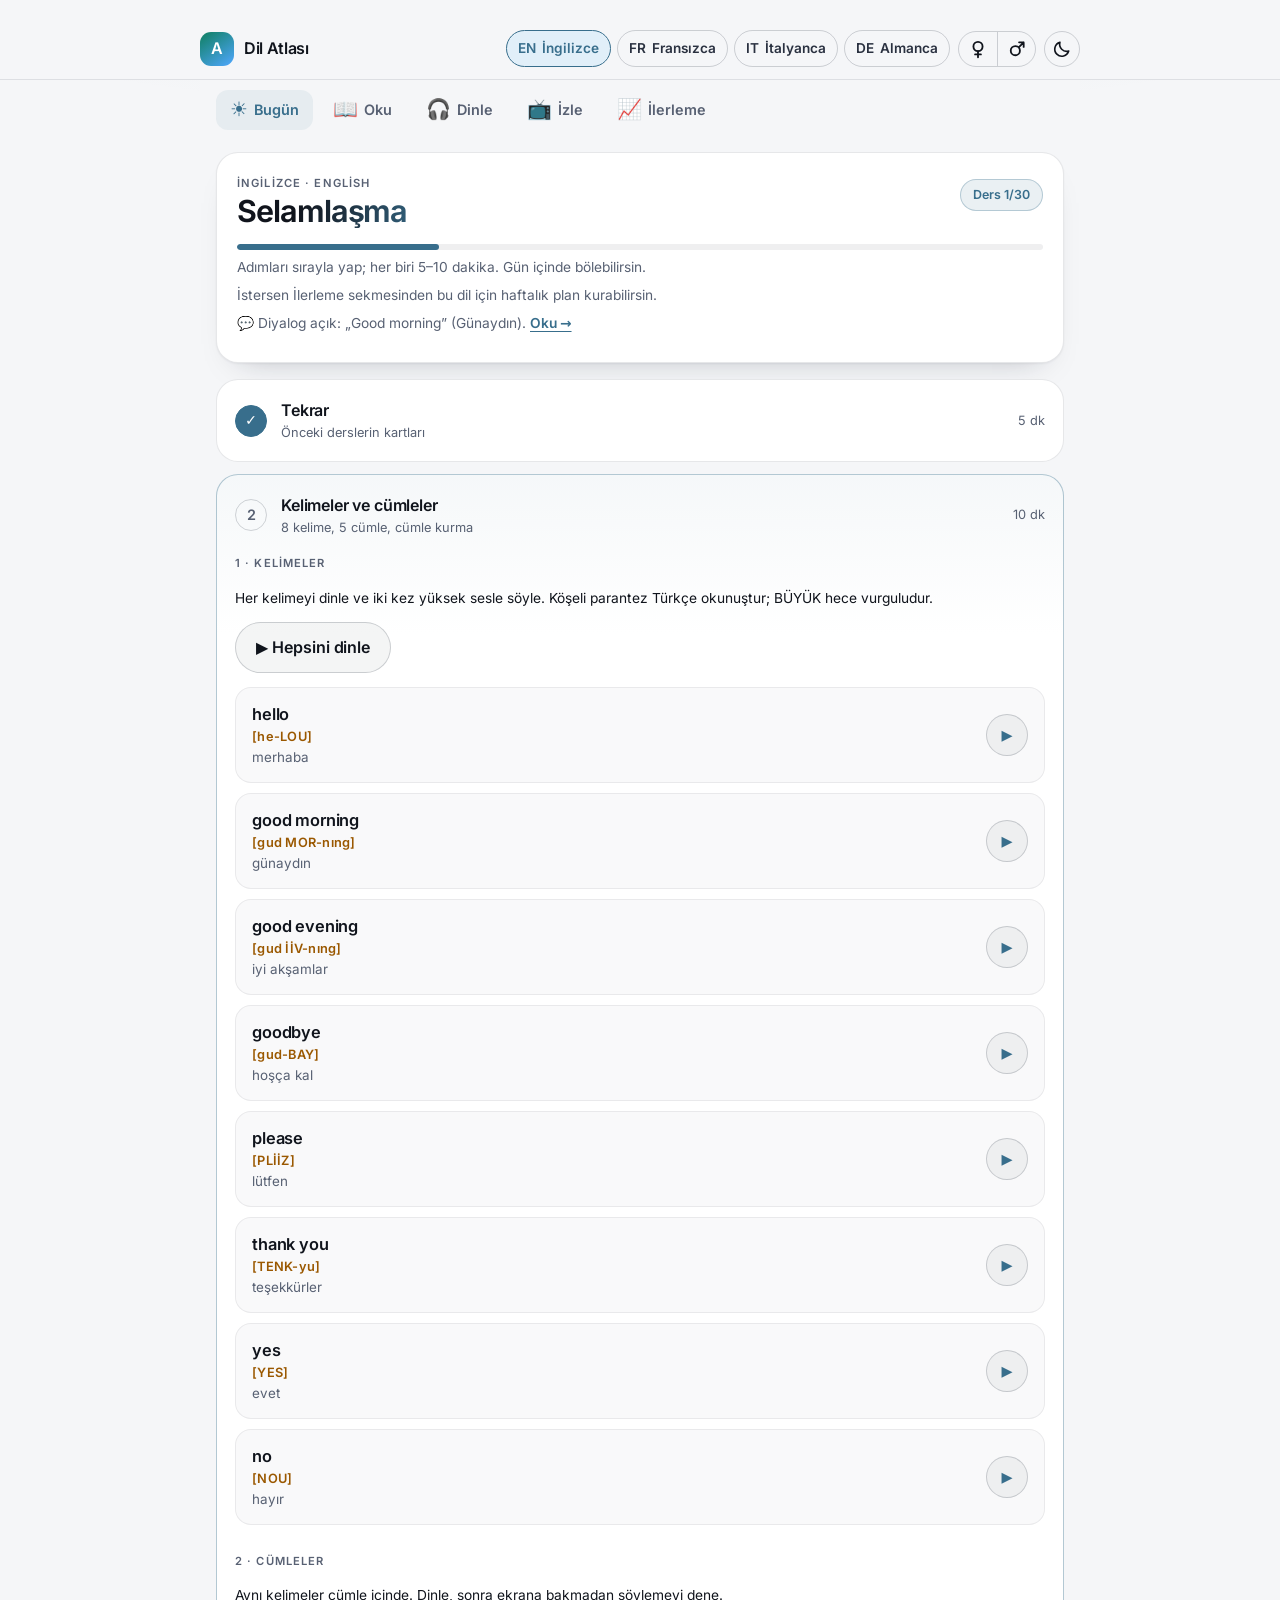
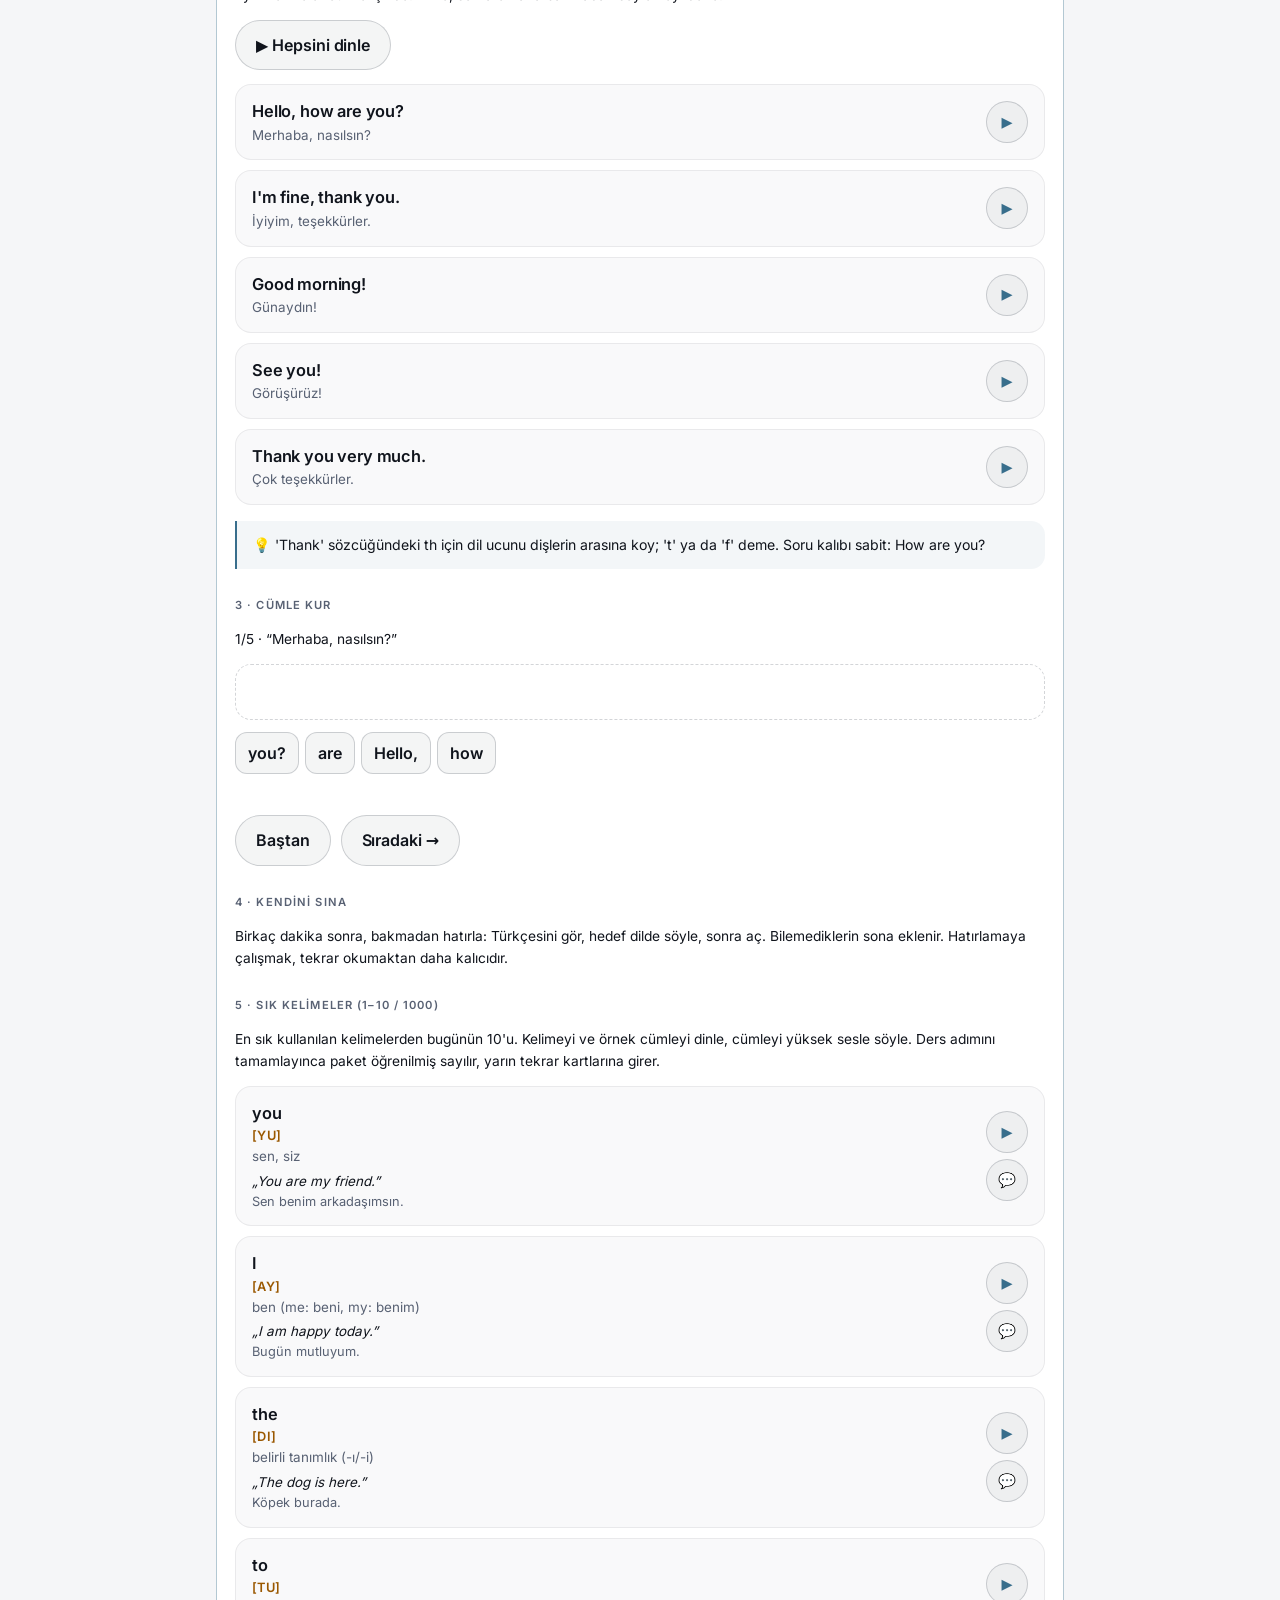
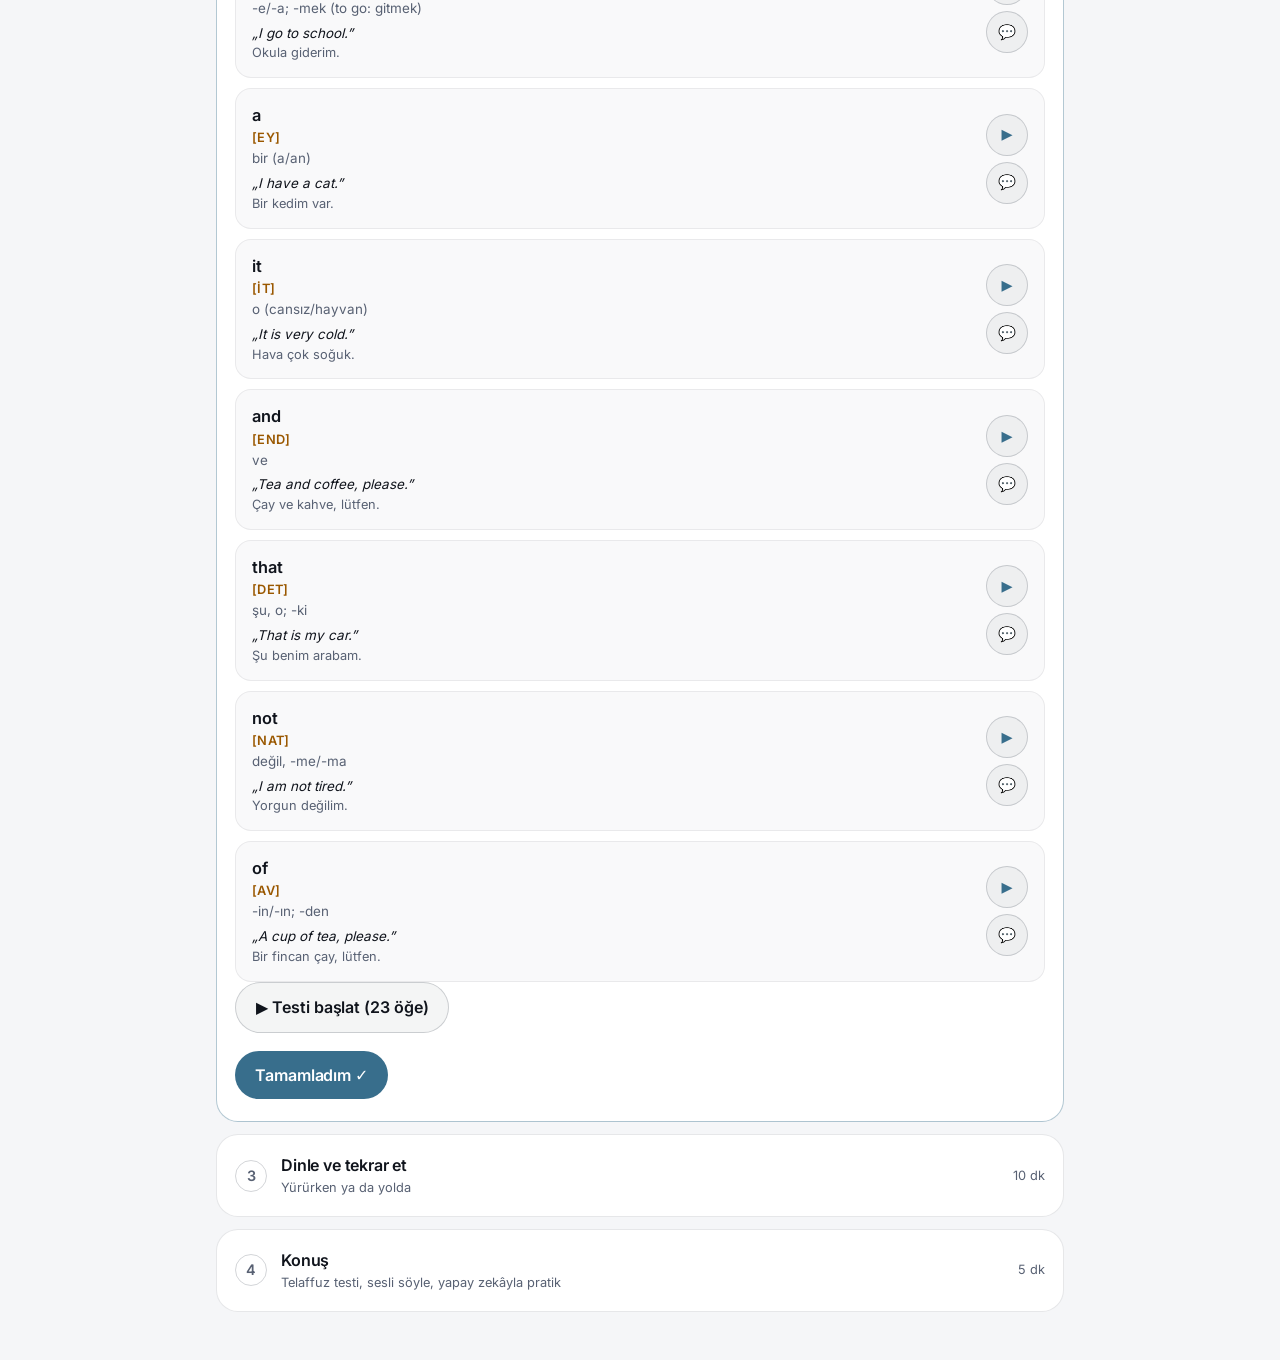
<file: index.html>
<!doctype html>
<html lang="tr">
<head>
  <meta charset="utf-8">
  <meta name="viewport" content="width=device-width,initial-scale=1,viewport-fit=cover">
  <meta name="theme-color" content="#0a0d13">
  <meta http-equiv="Content-Security-Policy" content="default-src 'self'; script-src 'self'; style-src 'self'; img-src 'self' data:; media-src 'self' blob:; connect-src 'self'; manifest-src 'self'; worker-src 'self'; object-src 'none'; base-uri 'none'; form-action 'none'">
  <meta name="description" content="İngilizce, Fransızca, İtalyanca ve Almanca için ücretsiz kişisel öğrenme merkezi.">
  <meta name="apple-mobile-web-app-capable" content="yes">
  <meta name="apple-mobile-web-app-status-bar-style" content="black-translucent">
  <meta name="apple-mobile-web-app-title" content="Dil Atlası">
  <title>Dil Atlası</title>
  <link rel="manifest" href="./manifest.webmanifest">
  <link rel="apple-touch-icon" href="./icons/icon-192.png">
  <link rel="icon" type="image/svg+xml" href="./icons/icon.svg">
  <link rel="stylesheet" href="./styles.css?v=v33">
  <script src="./theme.js?v=v33"></script>
</head>
<body>
  <header class="top">
    <div class="top-inner">
      <div class="brand"><div class="mark" aria-hidden="true">A</div><span class="name">Dil Atlası</span></div>
      <div class="top-right">
        <nav class="langs" id="langs" aria-label="Dil seçimi"></nav>
        <div class="gender" id="genderToggle" role="group" aria-label="Seslendirme sesi"><button type="button" data-g="f" aria-pressed="false" aria-label="Kadın ses" title="Kadın ses"><svg viewBox="0 0 24 24" width="20" height="20" aria-hidden="true" focusable="false"><circle cx="12" cy="9" r="5.5" fill="none" stroke="currentColor" stroke-width="2.2"/><path d="M12 14.5V22M8.5 18.5h7" fill="none" stroke="currentColor" stroke-width="2.2" stroke-linecap="round"/></svg></button><button type="button" data-g="m" aria-pressed="false" aria-label="Erkek ses" title="Erkek ses"><svg viewBox="0 0 24 24" width="20" height="20" aria-hidden="true" focusable="false"><circle cx="10" cy="14" r="5.5" fill="none" stroke="currentColor" stroke-width="2.2"/><path d="M14 10l6-6M14.5 4H20v5.5" fill="none" stroke="currentColor" stroke-width="2.2" stroke-linecap="round" stroke-linejoin="round"/></svg></button></div>
        <button type="button" class="theme-toggle" id="themeToggle" aria-label="Temayı değiştir" title="Açık/koyu tema"><svg class="sun" viewBox="0 0 24 24" width="20" height="20" aria-hidden="true" focusable="false"><circle cx="12" cy="12" r="4.5" fill="none" stroke="currentColor" stroke-width="2"/><path d="M12 2.5v2.5M12 19v2.5M2.5 12H5M19 12h2.5M5.3 5.3l1.8 1.8M16.9 16.9l1.8 1.8M5.3 18.7l1.8-1.8M16.9 7.1l1.8-1.8" fill="none" stroke="currentColor" stroke-width="2" stroke-linecap="round"/></svg><svg class="moon" viewBox="0 0 24 24" width="20" height="20" aria-hidden="true" focusable="false"><path d="M20 14.5A8.5 8.5 0 0 1 9.5 4a8.5 8.5 0 1 0 10.5 10.5z" fill="none" stroke="currentColor" stroke-width="2" stroke-linejoin="round"/></svg></button>
      </div>
    </div>
  </header>

  <nav class="tabs" role="tablist" aria-label="Bölümler">
    <button class="tab" role="tab" id="tab-bugun" aria-controls="panel-bugun" data-tab="bugun"><span class="ico" aria-hidden="true">☀️</span>Bugün</button>
    <button class="tab" role="tab" id="tab-oku" aria-controls="panel-oku" data-tab="oku"><span class="ico" aria-hidden="true">📖</span>Oku</button>
    <button class="tab" role="tab" id="tab-yuru" aria-controls="panel-yuru" data-tab="yuru"><span class="ico" aria-hidden="true">🎧</span>Dinle</button>
    <button class="tab" role="tab" id="tab-izle" aria-controls="panel-izle" data-tab="izle"><span class="ico" aria-hidden="true">📺</span>İzle</button>
    <button class="tab" role="tab" id="tab-ilerleme" aria-controls="panel-ilerleme" data-tab="ilerleme"><span class="ico" aria-hidden="true">📈</span>İlerleme</button>
  </nav>

  <main>
    <!-- BUGÜN: aşamalı günlük yol -->
    <section class="panel" id="panel-bugun" role="tabpanel" aria-labelledby="tab-bugun">
      <div class="card">
        <div class="today-meta"><div><div class="eyebrow" id="todayEyebrow"></div><h1 class="lesson-title" id="lessonTitle"></h1></div><span class="pill" id="lessonPill"></span></div>
        <div class="bar" aria-hidden="true"><span id="todayBar"></span></div>
        <p class="small" id="todayHint"></p>
        <p class="small plan-hint" id="planHint"></p>
        <p class="small read-hint" id="readHint" hidden></p>
      </div>
      <div class="steps" id="steps"></div>
    </section>

    <!-- OKU: kısa hikâyeler ve diyaloglar -->
    <section class="panel" id="panel-oku" role="tabpanel" aria-labelledby="tab-oku" hidden>
      <div class="panel-head"><h1>Oku ve dinle</h1><p>Derslerde öğrendiğin kelimelerle yazılmış kısa hikâyeler ve diyaloglar. Dinle, oku, diyalogda bir rolü sen canlandır.</p></div>
      <div id="readList"></div>
      <div id="readView" hidden></div>
    </section>

    <!-- DİNLE: yürürken, eller serbest -->
    <section class="panel" id="panel-yuru" role="tabpanel" aria-labelledby="tab-yuru" hidden>
      <div class="panel-head"><h1>Yürürken dinle</h1><p>Köpeğini gezdirirken ya da yolda: cümleyi dinle, arada yüksek sesle tekrar et, sonra bir kez daha dinle. Türkçe anlamı ekranda yazar.</p></div>
      <div class="card player">
        <div class="eyebrow" id="drillLabel">Bugünün ses çalışması</div>
        <div class="now" aria-live="polite"><span class="l1" id="drillL1">Başlat'a dokun.</span><span class="l2" id="drillL2"></span><span class="pron" id="drillPron"></span><span class="mean" id="drillTr"></span></div>
        <div class="player-controls"><button class="btn big" id="drillPlay" type="button">▶ Başlat</button></div>
        <div class="options" role="radiogroup" aria-label="Duraklama süresi">
          <label><input type="radio" name="gap" value="2"><span>Kısa ara</span></label>
          <label><input type="radio" name="gap" value="3.5" checked><span>Normal ara</span></label>
          <label><input type="radio" name="gap" value="5"><span>Uzun ara</span></label>
        </div>
        <p class="small" id="drillInfo"></p>
      </div>
      <div class="card">
        <h2>Ekran kapanınca ne olur?</h2>
        <p class="small">Tarayıcı seslendirmesi ekran kilitlenince durur. Çalışma sırasında uygulama ekranı açık tutmaya çalışır; telefonu ekranı açık cebine koy. Ekran kilitliyken dinlemek için aşağıdaki podcast'leri podcast uygulamanda aç — onlar arka planda çalışır.</p>
      </div>
      <div class="card"><h2>Yürüyüş için podcast ve ses kursları</h2><div id="audioRes"></div></div>
    </section>

    <!-- İZLE: akşam TV karşısında -->
    <section class="panel" id="panel-izle" role="tabpanel" aria-labelledby="tab-izle" hidden>
      <div class="panel-head"><h1>Akşam izle</h1><p>Uzanırken öğren. Altyazıyı <strong>izlediğin dilde</strong> aç; Türkçe altyazı kulağını geliştirmez.</p></div>
      <div class="card">
        <h2>Nasıl izlemeli?</h2>
        <ol class="small muted howto">
          <li><strong>Öğretici videoları öncele.</strong> Araştırmada dil öğretimi videoları, dersler ve belgeseller belirgin fayda sağladı; dizi ve filmlerin etkisi düşüktü (Sutton &amp; Webb 2026). Diziler motivasyon için güzel, ana kaynak için değil.</li>
          <li>Seviyene uygun kısa bir bölüm seç (başlangıçta 5–15 dk); ana fikri takip edebilmelisin.</li>
          <li>Hedef dilde altyazıyla izle; anlamadığın yere takılma.</li>
          <li>Beğendiğin bölümü ertesi gün bir kez daha, mümkünse altyazısız izle.</li>
          <li>Bilgisayarda izliyorsan Language Reactor eklentisiyle çift altyazı ve cümle cümle durdurma kullanabilirsin.</li>
        </ol>
      </div>
      <div class="card"><h2>Bu dilde ne izleyeyim?</h2><div id="videoRes"></div></div>
    </section>

    <!-- İLERLEME -->
    <section class="panel" id="panel-ilerleme" role="tabpanel" aria-labelledby="tab-ilerleme" hidden>
      <div class="panel-head"><h1 id="progressTitle">İlerleme</h1><p>Veriler yalnızca bu cihazda saklanır. <span id="appVersion"></span></p></div>
      <div class="card">
        <div class="stats">
          <div class="stat"><strong id="statDays">0</strong><span>çalışma günü</span></div>
          <div class="stat"><strong id="statStreak">0</strong><span>günlük seri</span></div>
          <div class="stat"><strong id="statCards">0</strong><span>öğrenilen kart</span></div>
        </div>
        <p class="small" id="retention"></p>
        <div class="history" id="history" aria-label="Son 28 gün"></div>
        <p class="small">Açık renk: kısmi çalışma · Dolu renk: dört aşama tamam.</p>
      </div>
      <div class="card">
        <h2>Günlük ve haftalık özet</h2>
        <p class="small" id="statsToday"></p>
        <table class="stats-table">
          <caption>Bu hafta (Pazartesiden bugüne), dört dil</caption>
          <thead><tr><th scope="col">Dil</th><th scope="col">Gün</th><th scope="col">Aşama</th><th scope="col">Kart</th><th scope="col">Bildin</th></tr></thead>
          <tbody id="statsBody"></tbody>
          <tfoot id="statsFoot"></tfoot>
        </table>
        <p class="small" id="statsLast"></p>
        <p class="small muted">Gün: aşama yaptığın ya da kart tekrarladığın gün (plan varsa / haftalık planlı gün). Kart: tekrar edilen kart. Bildin: “Bildim” dediğin kartların oranı.</p>
      </div>
      <div class="card" id="planCard">
        <h2 id="planTitle">Haftalık plan</h2>
        <p class="small">Bu dili hangi günler çalışacağını ve günde en az kaç aşama yapmak istediğini seç. Plan yalnızca hatırlatır; planda olmayan günde de çalışabilirsin.</p>
        <fieldset class="duration days" id="planDays"><legend>Çalışma günleri</legend><label><input type="checkbox" value="1"><span>Pzt</span></label><label><input type="checkbox" value="2"><span>Sal</span></label><label><input type="checkbox" value="3"><span>Çar</span></label><label><input type="checkbox" value="4"><span>Per</span></label><label><input type="checkbox" value="5"><span>Cum</span></label><label><input type="checkbox" value="6"><span>Cmt</span></label><label><input type="checkbox" value="0"><span>Paz</span></label></fieldset>
        <fieldset class="duration" id="planGoal"><legend>Günlük hedef</legend><label><input type="radio" name="goal" value="2"><span>2 aşama</span></label><label><input type="radio" name="goal" value="3"><span>3 aşama</span></label><label><input type="radio" name="goal" value="4"><span>4 aşama</span></label></fieldset>
        <p class="small" id="planStatus"></p>
        <p class="small warn" id="planWarn"></p>
      </div>
      <div class="card">
        <h2>Görünüm</h2>
        <p class="small">Sistem: telefonun açık/koyu ayarını izler.</p>
        <fieldset class="duration theme-opts" id="themeOpts"><legend>Tema</legend><label><input type="radio" name="theme" value=""><span>Sistem</span></label><label><input type="radio" name="theme" value="light"><span>Açık</span></label><label><input type="radio" name="theme" value="dark"><span>Koyu</span></label></fieldset>
      </div>
      <div class="card" id="freqCard">
        <h2>En sık 1000 kelime</h2>
        <p class="small">Günlük hayatta en çok kullanılan kelimeler, sıklık sırasıyla, her gün 10 tane. Ders adımının 5. bölümünde çıkar.</p>
        <p class="small" id="freqProgress"></p>
        <div class="bar" aria-hidden="true"><span id="freqBar"></span></div>
        <label class="switch"><input type="checkbox" id="freqToggle"> <span>Sık kelimeleri günlük derse ekle</span></label>
        <p class="small muted">Sıklık verisi: <a href="https://github.com/hermitdave/FrequencyWords" target="_blank" rel="noopener noreferrer">FrequencyWords</a> (Hermit Dave, OpenSubtitles 2018), <a href="https://creativecommons.org/licenses/by-sa/4.0/deed.tr" target="_blank" rel="noopener noreferrer">CC BY-SA 4.0</a>. Uygulamadaki liste bu veriden türetilmiştir (sözlük biçimine indirildi, Türkçe anlam, okunuş ve örnek eklendi) ve aynı lisansla paylaşılır.</p>
      </div>
      <div class="card"><h2>30 günlük yol haritası</h2><p class="small">Ders, o dilde çalıştığın her yeni günde bir sonrakine geçer; gün atlarsan ders kaçmaz. 📖 💬 işaretli derste Oku sekmesinde yeni bir metin açılır. Hedefler gerçekçidir: 30 derste akıcılık değil, sağlam bir A1 başlangıcı.</p><ol class="roadmap" id="lessonList"></ol></div>
      <div class="card">
        <h2>Odak sayacı</h2>
        <div class="timer-row"><div><div class="timer-display" id="timerDisplay">25:00</div>
          <fieldset class="duration" id="timerDuration"><legend>Sayaç süresi</legend><label><input type="radio" name="duration" value="25"><span>25 dk</span></label><label><input type="radio" name="duration" value="45"><span>45 dk</span></label><label><input type="radio" name="duration" value="60"><span>60 dk</span></label></fieldset></div>
          <div class="row"><button class="btn" id="timerToggle" type="button">Başlat</button><button class="btn secondary" id="timerReset" type="button">Sıfırla</button></div></div>
      </div>
      <div class="card">
        <h2>Ses ve telaffuz</h2>
        <p class="small" id="voiceHint"></p>
        <label class="field"><span id="voiceLangLabel">Ses</span><select id="voiceSelect"></select></label>
        <div class="options left" role="radiogroup" aria-label="Konuşma hızı">
          <label><input type="radio" name="rate" value="0.8"><span>Yavaş</span></label>
          <label><input type="radio" name="rate" value="1"><span>Normal</span></label>
          <label><input type="radio" name="rate" value="1.15"><span>Hızlı</span></label>
        </div>
        <div class="row mt-s"><button class="btn secondary" id="voiceTest" type="button">▶ Sesi dene</button></div>
        <div id="asrCard" hidden>
          <label class="switch"><input type="checkbox" id="asrToggle"> <span>Telaffuz testinde otomatik kontrol (✓ Kontrol et)</span></label>
          <p class="small muted">Açıkken söylediğin cümle, yazıya çevrilmek için tarayıcının konuşma tanıma hizmetine gider (iPhone'da Apple, Chrome'da Google). Uygulama sesini saklamaz. Kapalıyken ✓ düğmesi her seferinde onay ister.</p>
        </div>
        <details class="howto-voice">
          <summary>Daha doğal ses nasıl indirilir? (ücretsiz)</summary>
          <p class="small"><strong>iPhone / iPad:</strong> Ayarlar → Erişilebilirlik → Sesli İçerik → Sesler → dili seç (İngilizce, Fransızca…) → adında <em>Premium</em> ya da <em>Gelişmiş</em> yazan bir sesi indir. Türkçe için de aynısını yap. Sonra uygulamayı kapatıp aç; ★ işaretli ses otomatik seçilir.</p>
          <p class="small"><strong>Android:</strong> Ayarlar → Erişilebilirlik (ya da Sistem → Diller) → Metin okuma çıkışı → Google Konuşma Hizmetleri → ⚙ → Ses verilerini yükle → dili seç ve yüksek kaliteli sesi indir.</p>
          <p class="small"><strong>Mac / bilgisayar:</strong> Chrome ve Edge'de "Google" ve "Natural" adlı çevrimiçi sesler çoğu zaman en doğal olanlardır.</p>
        </details>
      </div>
      <div class="card">
        <h2>Neden bu yöntem?</h2>
        <ul class="method">
          <li><strong>Kelime → cümle → dinleme → konuşma.</strong> Her yeni kelime aynı gün bir cümlede, sonra kulakta ve ağızda tekrar edilir.</li>
          <li><strong>Aralıklı tekrar.</strong> Bildiğin kart 1-3-7-14-30 gün sonra döner; unuttuğun yarın gelir. <a href="https://doi.org/10.1111/lang.12479" target="_blank" rel="noopener noreferrer">Kim &amp; Webb 2022</a></li>
          <li><strong>Dinle ve tekrar et.</strong> Dinleme çalışması gölgeleme (shadowing) yöntemiyle: cümleyi duyarsın, yüksek sesle tekrar edersin, sonra bir kez daha dinleyip karşılaştırırsın. Türkçe anlam yalnızca yazılıdır.</li>
          <li><strong>Hedef dilde altyazı.</strong> Kulağı ve kelimeyi geliştirir. <a href="https://doi.org/10.1371/journal.pone.0007785" target="_blank" rel="noopener noreferrer">Mitterer &amp; McQueen 2009</a></li>
          <li><strong>Benzer diller.</strong> Fransızca ile İtalyancayı aynı gün çalışırsan kelimeleri karıştırabilirsin; mümkünse farklı günlere koy.</li>
        </ul>
      </div>
      <div class="card">
        <h2>Yedekleme</h2>
        <p class="small">İlerlemeni dosya olarak indir; başka cihazda veya tarayıcı temizlendikten sonra geri yükle. Geri yükleme mevcut kayıtları silmez, birleştirir.</p>
        <div class="row"><button class="btn" id="exportData" type="button">Yedeği indir</button><button class="btn secondary" id="importData" type="button">Yedekten yükle</button><input type="file" id="importFile" accept="application/json,.json" hidden></div>
        <p class="data-status" id="dataStatus" role="status"></p>
      </div>
      <div class="card">
        <h2>Bu dilde baştan başla</h2>
        <p class="small">Seçili dilin çalışma geçmişini, tekrar kartlarını ve hata defterini siler; ders 1'den başlarsın. Diğer diller etkilenmez. Önce yedek almak iyi olur.</p>
        <div class="row"><button class="btn secondary" id="resetLang" type="button">Sıfırla</button></div>
      </div>
      <div class="card" id="installCard"><div class="row"><button class="btn secondary" id="installApp" type="button">Telefona kur</button></div></div>
    </section>
  </main>

  <div class="toast" id="toast" role="status" hidden></div>
  <div class="update-banner" id="updateBanner" role="status" hidden><span>Yeni sürüm hazır.</span><button class="btn" id="updateReload" type="button">Yenile</button></div>

  <script src="./content/en.js?v=v33"></script>
  <script src="./content/fr.js?v=v33"></script>
  <script src="./content/it.js?v=v33"></script>
  <script src="./content/de.js?v=v33"></script>
  <script src="./content/media.js?v=v33"></script>
  <script src="./content/emoji.js?v=v33"></script>
  <script src="./content/freq-en.js?v=v33"></script>
  <script src="./content/freq-fr.js?v=v33"></script>
  <script src="./content/freq-it.js?v=v33"></script>
  <script src="./content/freq-de.js?v=v33"></script>
  <script src="./content/stories.js?v=v33"></script>
  <script src="./app.js?v=v33"></script>
</body>
</html>
</file>
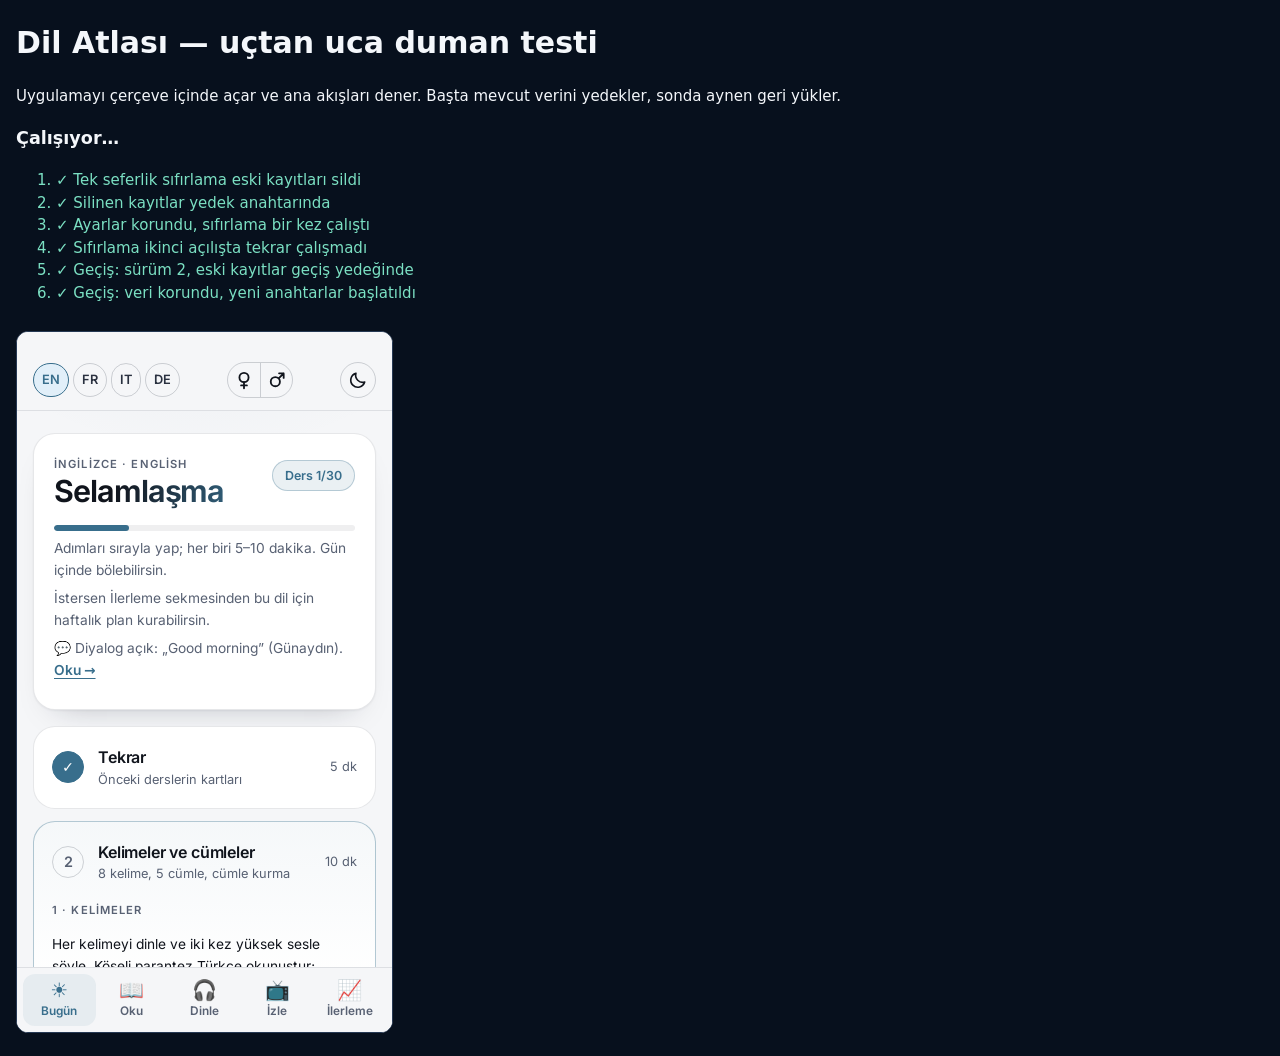
<file: tests/smoke.html>
<!doctype html>
<html lang="tr">
<head>
<meta charset="utf-8">
<meta name="viewport" content="width=device-width,initial-scale=1">
<title>Dil Atlası — duman testi</title>
<style>
  body{font:15px/1.5 system-ui,sans-serif;margin:16px;background:#07101d;color:#f4f7fb}
  li.ok{color:#7be0c3}li.fail{color:#ff8b9b}#summary{font-weight:700;font-size:1.1rem}
  iframe{width:375px;height:700px;border:1px solid #263954;border-radius:12px;margin-top:12px;background:#fff}
</style>
</head>
<body>
<h1>Dil Atlası — uçtan uca duman testi</h1>
<p>Uygulamayı çerçeve içinde açar ve ana akışları dener. Başta mevcut verini yedekler, sonda aynen geri yükler.</p>
<p id="summary">Çalışıyor…</p>
<ol id="results"></ol>
<iframe id="app" title="Test edilen uygulama"></iframe>
<script>
(async () => {
  const results = document.getElementById('results');
  let pass = 0, fail = 0;
  const check = (ok, msg, extra = '') => { const li = document.createElement('li'); li.className = ok ? 'ok' : 'fail'; li.textContent = `${ok ? '✓' : '✗'} ${msg}${extra ? ' — ' + extra : ''}`; results.append(li); ok ? pass++ : fail++; };
  const wait = ms => new Promise(r => setTimeout(r, ms));
  const today = new Date().toLocaleDateString('en-CA');
  const day = o => { const d = new Date(); d.setDate(d.getDate() + o); return d.toLocaleDateString('en-CA'); };

  // Kullanıcının verisini yedekle.
  const saved = {}; for (let i = 0; i < localStorage.length; i++) { const k = localStorage.key(i); saved[k] = localStorage.getItem(k); }
  const frame = document.getElementById('app');
  const FLAG = 'dil-atlasi-sifirlama-2026-09';
  const load = async (keepFlag = true) => { if (keepFlag) localStorage.setItem(FLAG, '1'); frame.src = '../index.html?test=' + Date.now(); await new Promise(r => frame.onload = r); await wait(150); return stub(frame.contentWindow); };
  // Test ortamı: seslendirme anında biter, zamanlayıcılar en fazla 5 ms, onaylar evet, CSP ihlalleri toplanır.
  const stub = w => { w.speechSynthesis.speak = u => w.setTimeout(() => { u.onend && u.onend(); u.dispatchEvent(new w.Event('end')); }, 5); w.speechSynthesis.cancel = () => {}; const st = w.setTimeout.bind(w); w.__realTimeout = st; w.__fastTimeout = (f, ms) => st(f, Math.min(ms, 5)); w.setTimeout = w.__fastTimeout; w.confirm = () => true; w.cspViolations = []; w.document.addEventListener('securitypolicyviolation', e => w.cspViolations.push(e.violatedDirective + ' ' + e.blockedURI)); return w; };

  try {
    // 0) Tek seferlik sıfırlama: eski kayıtlar silinir ama yedeklenir, diğer ayarlar kalır
    localStorage.clear(); localStorage.setItem(`da:lesson:en:${day(-3)}`, '1'); localStorage.setItem('dil-atlasi-srs', '{"v":2,"cards":{}}'); localStorage.setItem('dil-atlasi-timer', '45');
    await load(false);
    check(localStorage.getItem(`da:lesson:en:${day(-3)}`) === null && localStorage.getItem('dil-atlasi-srs') === null, 'Tek seferlik sıfırlama eski kayıtları sildi');
    check(JSON.parse(localStorage.getItem('dil-atlasi-sifirlama-yedegi') || '{}')[`da:lesson:en:${day(-3)}`] === '1', 'Silinen kayıtlar yedek anahtarında');
    check(localStorage.getItem('dil-atlasi-timer') === '45' && localStorage.getItem(FLAG) === '1', 'Ayarlar korundu, sıfırlama bir kez çalıştı');
    localStorage.setItem(`da:lesson:en:${day(-1)}`, '1'); await load(false);
    check(localStorage.getItem(`da:lesson:en:${day(-1)}`) === '1', 'Sıfırlama ikinci açılışta tekrar çalışmadı');

    // 0b) Şema sürümü ve kontrollü geçiş: eski veri yedeklenir, sürüm 2 olur; daha yeni sürümün verisine dokunulmaz
    localStorage.clear(); localStorage.setItem(`da:lesson:en:${day(-2)}`, '1'); localStorage.setItem('dil-atlasi-srs', JSON.stringify({v:2, cards:{}, stats:{en:{ok:'3', n:'4'}}}));
    await load();
    const mig = JSON.parse(localStorage.getItem('dil-atlasi-goc-yedegi') || '{}'), mst = JSON.parse(localStorage.getItem('dil-atlasi-srs')).stats.en;
    check(localStorage.getItem('dil-atlasi-surum') === '2' && mig.from === 1 && mig.data?.[`da:lesson:en:${day(-2)}`] === '1', 'Geçiş: sürüm 2, eski kayıtlar geçiş yedeğinde');
    check(mst.ok === 3 && mst.n === 4 && localStorage.getItem(`da:lesson:en:${day(-2)}`) === '1' && JSON.parse(localStorage.getItem('dil-atlasi-plan')).v === 1, 'Geçiş: veri korundu, yeni anahtarlar başlatıldı');
    localStorage.clear(); localStorage.setItem('dil-atlasi-surum', '99'); await load();
    check(localStorage.getItem('dil-atlasi-surum') === '99' && localStorage.getItem('dil-atlasi-plan') === null, 'Daha yeni sürümün verisine dokunulmadı');

    // 1) Temiz kurulum
    localStorage.clear();
    let w = await load(), $ = s => w.document.querySelector(s), $$ = s => [...w.document.querySelectorAll(s)];
    check($('#lessonPill').textContent === 'Ders 1/30', 'Temiz kurulumda Ders 1/30', $('#lessonPill').textContent);
    check($('#lessonTitle').textContent === 'Selamlaşma', 'İlk ders başlığı Selamlaşma');
    check($$('.step.open .item:not(.freq) .pron').length === 8, 'Sekiz kelimenin Türkçe okunuşu görünüyor', $$('.step.open .item .pron').map(e => e.textContent).slice(0, 3).join(' '));
    check(!!$('#voiceSelect') && $('#voiceSelect').options.length >= 1, 'Ses seçici var');
    check($$('.step').length === 4, '4 aşama görünüyor');
    check($$('.lang-chip').length === 4, '4 dil düğmesi var');
    check(!w.document.getElementById('panel-bugun').hidden && w.document.getElementById('panel-yuru').hidden, 'Varsayılan sekme Bugün');

    // 2) Dil geçişi ve kalıcılık
    $$('.lang-chip')[1].click();
    check(localStorage.getItem('dil-atlasi-active') === 'fr', 'Fransızca seçimi kaydedildi');
    check($('.step.open .item strong')?.textContent === w.LESSONS.fr[0].w[0][0], 'Fransızca ilk kelime görünüyor', $('.step.open .item strong')?.textContent);
    $('#tab-izle').click();
    w = await load(); $ = s => w.document.querySelector(s); $$ = s => [...w.document.querySelectorAll(s)];
    check($('#todayEyebrow').textContent.startsWith('Fransızca'), 'Yenilemede dil korunuyor');
    check(!$('#panel-izle').hidden, 'Yenilemede sekme korunuyor');
    check($$('#videoRes a').length >= 2 && $$('#videoRes a').every(a => a.rel === 'noopener noreferrer'), 'İzle: video bağlantıları noopener');
    $('#tab-bugun').click();

    // 3) Kelimeler + cümle kurma + aşama işaretleme
    const idx = 0, target = w.LESSONS.fr[idx].p[0][0].split(/\s+/);
    for (const tok of target) { const c = $$('.step.open .build-pool .chip').find(x => x.textContent === tok); c && c.click(); }
    check($('.step.open .result').textContent.startsWith('Doğru'), 'Cümle kurma: doğru sıra kabul edildi');
    // 3a) Cümle kurma sonu: başa sarmaz, doğru/yanlış özetini gösterir; Baştan ilk cümleye döner
    const bx = () => $('.step.open .build-pool').parentElement, bbtn = t => [...bx().querySelectorAll('.step-actions .btn')].find(b => b.textContent.startsWith(t));
    const solve = k => { for (const tok of w.LESSONS.fr[idx].p[k][0].split(/\s+/)) { const c = [...bx().querySelectorAll('.build-pool .chip')].find(x => x.textContent === tok); c && c.click(); } };
    bbtn('Sıradaki').click(); check(bx().querySelector('p').textContent.startsWith('2/5'), 'Cümle kurma: ikinci cümle');
    bbtn('Baştan').click(); check(bx().querySelector('p').textContent.startsWith('1/5'), 'Cümle kurma: Baştan ilk cümleye döndü');
    solve(0); bbtn('Sıradaki').click();
    [...bx().querySelectorAll('.build-pool .chip')].forEach(() => bx().querySelector('.build-pool .chip').click());
    check(bx().querySelector('.result').classList.contains('no'), 'Cümle kurma: yanlış sıra reddedildi');
    bbtn('Sıradaki').click(); bbtn('Sıradaki').click(); bbtn('Sıradaki').click(); solve(4);
    check(!bbtn('Sıradaki') && !!bbtn('Bitir'), 'Son cümlede Sıradaki yerine Bitir');
    bbtn('Bitir').click();
    const sum = $('.step.open .build-target') ? '' : ($$('.step.open .result').find(r => /cümleden/.test(r.textContent))?.textContent || '');
    check(/5 cümleden 2 doğru, 1 yanlış, 2 atlandı/.test(sum), 'Cümle kurma bitince özet gösterildi, başa sarmadı', sum);
    [...w.document.querySelectorAll('.step.open .btn')].find(b => b.textContent === 'Baştan başla').click();
    check(bx().querySelector('p').textContent.startsWith('1/5'), 'Özetten sonra Baştan başla ilk cümleye döndü');
    $$('.step.open .btn').find(b => b.textContent.startsWith('Tamamladım')).click();
    check(localStorage.getItem(`da:lesson:fr:${today}`) === '1', 'Kelimeler aşaması da:lesson anahtarına yazıldı');
    check($('.step.open .step-title').textContent === 'Dinle ve tekrar et', 'Sonraki aşama açıldı');
    check($('#todayBar').style.width === '50%', 'İlerleme çubuğu %50', $('#todayBar').style.width);

    // 3b) En sık 1000 kelime: ders tamamlanınca ilk paket öğrenildi, bugün aynı paket görünmeye devam eder
    const fst = JSON.parse(localStorage.getItem('dil-atlasi-sik') || '{}').fr;
    check(fst && fst.done === 1 && fst.last === today, 'Sık kelimeler: ders tamamlanınca 1. paket sayıldı', JSON.stringify(fst));
    const hf = $$('.step-head'); if (hf[1].getAttribute('aria-expanded') !== 'true') hf[1].click();
    check($$('.step.open .item.freq').length === 10 && $$('.step.open .item.freq strong')[0].textContent.includes(w.FREQ.fr[0][0]), 'Sık kelimeler: bugünün 10 kelimesi (1–10) görünüyor');
    check($$('.step.open .item.freq .example').length === 10, 'Sık kelimeler: örnek cümleler var');
    $$('.step.open .btn').find(b => b.textContent === 'Geri al').click();
    check(JSON.parse(localStorage.getItem('dil-atlasi-sik')).fr.done === 0, 'Geri alınca paket sayacı geri döndü');
    const hf2 = $$('.step-head'); if (hf2[1].getAttribute('aria-expanded') !== 'true') hf2[1].click();
    $$('.step.open .btn').find(b => b.textContent.startsWith('Tamamladım')).click();

    // 3c) Ses zinciri: "Hepsini dinle" başka bir ▶ ile durur (Safari cancel sonrası onend gönderse bile)
    const spoken = [], fakeSpeak = u => { spoken.push(u.lang); w.setTimeout(() => { u.onend && u.onend(); u.dispatchEvent(new w.Event('end')); }, 5); };
    w.speechSynthesis.speak = fakeSpeak; w.speechSynthesis.cancel = () => {};
    const hl = $$('.step-head'); if (hl[1].getAttribute('aria-expanded') !== 'true') hl[1].click();
    $$('.step.open .btn').find(b => b.textContent === '▶ Hepsini dinle').click(); await wait(2);
    $$('.step.open .item .speak')[3].click(); await wait(150);
    check(spoken.length === 2, 'Tek ▶, "Hepsini dinle" zincirini durdurdu', `çalınan=${spoken.length}`);
    spoken.length = 0; $$('.step.open .btn').find(b => b.textContent === '▶ Hepsini dinle').click(); await wait(150);
    check(spoken.length === 8, '"Hepsini dinle" yalnızca basınca 8 kelimeyi okudu', `çalınan=${spoken.length}`);

    // 4) Dinle: ses çalışması baştan sona, Türkçe seslendirilmez, anlam yazılı; bitince shadow işaretlenir
    spoken.length = 0; $('#tab-yuru').click(); $('#drillPlay').click(); for (let i = 0; i < 40 && !$('#drillTr').textContent; i++) await wait(5);
    check($('#drillL2').textContent === w.LESSONS.fr[0].w[0][0] && $('#drillTr').textContent.endsWith(w.LESSONS.fr[0].w[0][1]), 'Ses çalışması: hedef dil büyük, Türkçe anlam altında yazılı', $('#drillTr').textContent);
    for (let i = 0; i < 400 && !$('#drillL1').textContent.startsWith('Bitti'); i++) await wait(50);
    check($('#drillL1').textContent.startsWith('Bitti'), 'Ses çalışması tamamlandı');
    check(spoken.length > 0 && spoken.every(l => l.startsWith('fr')), 'Ses çalışmasında Türkçe seslendirme yok', [...new Set(spoken)].join(','));
    check(!$('#trVoiceSelect'), 'Türkçe ses seçici kaldırıldı');
    $('#drillPlay').click(); await wait(2); $('#tab-bugun').click(); await wait(20);
    check($('#drillPlay').textContent === '▶ Başlat', 'Sekme değişince ses çalışması durdu'); $('#tab-yuru').click();
    w.document.querySelector('input[name=rate][value="0.8"]').click();
    check(localStorage.getItem('dil-atlasi-rate') === '0.8', 'Konuşma hızı kaydedildi');
    check(localStorage.getItem(`da:shadow:fr:${today}`) === '1', 'Ses çalışması bitince shadow işaretlendi');
    check($$('#audioRes a').length >= 2, 'Dinle: podcast bağlantıları var');

    // 5) Konuş: ChatGPT bağlantısı yalnızca ders metnini taşır
    $('#tab-bugun').click();
    const heads = $$('.step-head'); if (heads[3].getAttribute('aria-expanded') !== 'true') heads[3].click();
    const gpt = $$('.step.open a').find(a => a.textContent.includes('ChatGPT'));
    const q = decodeURIComponent(gpt.href.split('?q=')[1] || '');
    check(gpt.href.startsWith('https://chatgpt.com/?q=') && gpt.rel === 'noopener noreferrer', 'ChatGPT bağlantısı doğru ve noopener');
    check(q.includes(w.LESSONS.fr[0].t) && !q.includes('localStorage'), 'Mesaj günün dersini içeriyor');

    check(/EN FAZLA 2/.test(q) && /senaryo/.test(q), 'Mesaj senaryo ve en fazla 2 düzeltme kuralı içeriyor');

    // 5b) Hata defteri: kullanıcı girdisi metin olarak saklanır, günde en fazla 2
    const xss = '<img src=x onerror=alert(1)>Je suis là.';
    const [inT, inTr] = $$('.step.open .note-form input'); inT.value = xss; inTr.value = 'Buradayım.';
    $$('.step.open .note-form .btn')[0].click();
    const notes = JSON.parse(localStorage.getItem('dil-atlasi-notlar'));
    const noteVals = Object.values(notes.items);
    check(noteVals.length === 1 && noteVals[0].t === xss && noteVals[0].d === today, 'Hata defterine not eklendi (metin olarak)');
    const [inT2] = $$('.step.open .note-form input'); inT2.value = 'Deuxième phrase.'; $$('.step.open .note-form .btn')[0].click();
    check($$('.step.open .note-form .btn')[0].disabled, 'Günde 2 nottan sonra ekleme kapandı');
    check(!w.document.querySelector('img[src="x"]'), 'Not içeriği HTML olarak çalışmadı');

    // 5a) Telaffuz testi Konuş adımında görünür: her kelime/cümle için ▶, 🎙 Kaydet, ✓ Kontrol et
    let stopped = 0, deny = true;
    w.navigator.mediaDevices.getUserMedia = async () => { if (deny) throw Object.assign(new Error('x'), {name:'NotAllowedError'}); return {getTracks: () => [{stop() { stopped++; }}]}; };
    w.MediaRecorder = class { constructor() { this.state = 'inactive'; this.mimeType = 'audio/webm'; } start() { this.state = 'recording'; } stop() { this.state = 'inactive'; this.ondataavailable({data:new w.Blob(['x'], {type:'audio/webm'})}); this.onstop(); } };
    // iPhone Safari modeli (gerçek cihaz tanılamasından, v18: "başladı → mikrofon" ve sonra hiçbir şey):
    // - Sayfada yalnızca ilk start() ses alır; sonraki her oturumda mikrofon açılır ama ses gelmez (sonuç/hata/end yok).
    // - start() dokunma (click) dışında çağrılırsa da ses gelmez.
    // - Sürekli (continuous) oturum açık kalır; söylenenler tek bir büyüyen ara sonuçta birikir (isFinal yok).
    // - stop() 'end' gönderir; abort() göndermez. Açık nesnede start() InvalidStateError fırlatır.
    let micOpen = 0, pageStarts = 0, deadStarts = 0, instances = 0, liveRec = null;
    w.SpeechRecognition = w.webkitSpeechRecognition = class {
      constructor() { this.n = ++instances; }
      start() {
        if (this.open) throw new w.DOMException('already started', 'InvalidStateError');
        pageStarts++; const inTap = w.event?.type === 'click';
        this.alive = inTap && pageStarts === 1; if (!this.alive) deadStarts++;
        micOpen++; this.open = true; this.list = []; liveRec = this;
        this.onstart?.(); this.onaudiostart?.();
      }
      stop() { w.setTimeout(() => { if (!this.open) return; this.open = false; micOpen--; if (liveRec === this) liveRec = null; this.onend?.(); }, 5); }
      abort() { if (this.open) { this.open = false; micOpen--; if (liveRec === this) liveRec = null; } }
    };
    // Kullanıcı konuşur: açık ve ses alan oturuma eklenir.
    // iPhone yeni konuşmayı üç biçimde bildirebiliyor: 'ekle' (aynı metne ekler), 'yeni' (duraklamadan sonra metni yalnızca yeni cümleyle
    // baştan yazar), 'sira' (yeni bir sonuç sırası açar). Varsayılan 'ekle'.
    let sayMode = 'ekle';
    const say = t => {
      const r = liveRec; if (!r || !r.alive) return;
      r.list ||= [];
      if (sayMode === 'sira' || !r.list.length) r.list.push(t);
      else r.list[r.list.length - 1] = sayMode === 'yeni' ? t : (r.list[r.list.length - 1] + ' ' + t).trim();
      r.onresult({resultIndex:0, results:r.list.map(x => Object.assign([{transcript:x}], {isFinal:false}))});
    };
    const hk = $$('.step-head'); hk[3].click(); if ($$('.step-head')[3].getAttribute('aria-expanded') !== 'true') $$('.step-head')[3].click();
    const rows = $$('.step.open .pron-item');
    check(rows.length === 13 && rows[0].querySelector('strong').textContent === w.LESSONS.fr[0].w[0][0] && rows[0].textContent.includes(w.LESSONS.fr[0].w[0][1]), 'Telaffuz testi: 8 kelime + 5 cümle, Türkçe anlam yazılı', `satır=${rows.length}`);
    const say0 = rows[8], tools = say0.querySelector('.pron-tools'), recBtn = [...tools.querySelectorAll('.btn')].find(b => b.textContent.includes('Kaydet'));
    recBtn.click(); await wait(20);
    check(/izni verilmedi/.test(tools.querySelector('.rec [role=status]').textContent), 'Mikrofon izni reddedilince açıklama gösterildi');
    // Test ortamında zamanlayıcılar 5 ms'ye kısaltıldığı için kayıt süre sınırında kendiliğinden biter.
    deny = false; recBtn.click(); await wait(40);
    const aud = tools.querySelector('.rec audio');
    check(stopped === 1 && aud && aud.src.startsWith('blob:') && recBtn.textContent.includes('Yeniden'), 'Kayıt süre sınırında bitti: mikrofon kapatıldı, kayıt dinlenebilir');
    recBtn.click(); await wait(40);
    check(stopped === 2 && tools.querySelectorAll('.rec audio').length === 1 && tools.querySelector('.rec audio').src !== aud.src, 'Yeni kayıt eskisinin yerini aldı');
    // Otomatik kontrol: önce açık onay, sonra kelime kelime sonuç
    const target8 = w.LESSONS.fr[0].p[0][0], chk = [...tools.querySelectorAll('.btn')].find(b => b.textContent.includes('Kontrol'));
    const res8 = () => tools.querySelector('.check').textContent;
    chk.click(); await wait(20);
    check(/Onaylıyor musun/.test(res8()) && localStorage.getItem('dil-atlasi-tanima') === null, 'Otomatik kontrol önce onay istiyor');
    [...tools.querySelectorAll('.check .btn')].find(b => b.textContent.startsWith('Onayla')).click(); say(target8.toLowerCase().replace(/[.,!?]/g, '')); await wait(40);
    check(localStorage.getItem('dil-atlasi-tanima') === '1' && /%100/.test(res8()), 'Doğru söylenince %100', res8());
    check(micOpen === 1 && !$('#asrBar').hidden && /Mikrofon açık/.test($('#asrBar').textContent), 'Oturum açık kalıyor ve "Mikrofon açık · Kapat" çubuğu görünüyor');
    const words8 = target8.split(/\s+/).filter(x => /\p{L}/u.test(x));
    chk.click(); say(words8.slice(0, -1).join(' ') + ' xyz'); await wait(40);
    check(tools.querySelectorAll('.check .word-miss').length === 1 && tools.querySelectorAll('.check .word-ok').length === words8.length - 1, 'İkinci kontrol: eksik kelime kırmızı (aynı oturum, önceki söz karışmadı)', res8());
    chk.click(); say(target8); await wait(40);
    check(/%100/.test(res8()), 'Üçüncü kontrol de sonuç verdi', res8());
    chk.click(); await wait(2); chk.click(); await wait(20);
    check(chk.textContent === '✓ Kontrol et' && /Ses duyulmadı/.test(res8()) && micOpen === 1, 'Söylemeden Bitir: "Ses duyulmadı", oturum açık kalır', res8());
    check(![...tools.querySelectorAll('.btn')].some(b => b.textContent === '▶ Doğrusu'), '"▶ Doğrusu" düğmesi kaldırıldı');
    // Kullanıcının senaryosu: yanlış, sonra doğru, art arda 5 kez
    const seq = [];
    for (let k = 0; k < 5; k++) { chk.click(); say(k % 2 ? target8 : 'how are you'); await wait(40); seq.push(tools.querySelector('.check .result')?.textContent.match(/%\d+/)?.[0] || res8()); }
    check(seq.join(' ') === '%0 %100 %0 %100 %0', 'Art arda 5 kontrol: yanlış/doğru her seferinde doğru sonuç', seq.join(' '));
    const tools0 = rows[0].querySelector('.pron-tools'), chk0 = [...tools0.querySelectorAll('.btn')].find(b => b.textContent.includes('Kontrol'));
    chk0.click(); say(w.LESSONS.fr[0].w[0][0]); await wait(40);
    check(/%100/.test(tools0.querySelector('.check').textContent), 'Başka satırda kontrol aynı oturumla sonuç verdi', tools0.querySelector('.check').textContent);
    // Kullanıcının bildirdiği sıra: "how are you" → "hello" → "hello" → "thank you"; üç bildirim biçiminde de her biri doğru değerlendirilmeli
    const rowOf = word => rows.find(r => r.querySelector('strong').textContent.toLowerCase() === word);
    for (const mode of ['ekle', 'yeni', 'sira']) {
      sayMode = mode; const got = [];
      for (const [word, spoken] of [['salut', 'ça va'], ['salut', 'salut'], ['salut', 'salut'], ['merci', 'merci']]) {
        const row = rowOf(word) || rows[0], c = [...row.querySelectorAll('.pron-tools .btn')].find(b => b.textContent.includes('Kontrol'));
        c.click(); say(spoken); await wait(40); got.push(row.querySelector('.check .result')?.textContent.match(/%\d+/)?.[0] || row.querySelector('.check').textContent.slice(0, 40));
      }
      check(got.join(' ') === '%0 %100 %100 %100', `Kullanıcının sırası (${mode}): yanlış, doğru, doğru, başka kelime doğru`, got.join(' '));
    }
    sayMode = 'ekle';
    check(deadStarts === 0 && pageStarts === 1 && instances === 1, 'Bütün kontroller tek oturumla yapıldı (iPhone yalnızca ilkini dinliyor)', `başlatma=${pageStarts} ölü=${deadStarts} nesne=${instances}`);
    // Mikrofon açıkken ▶ ile çalan ses (telefonun kendi sesi) "söylenen" sayılmaz
    w.setTimeout = w.__realTimeout; // bu adımda gerçek süreler: 10 sn bekleme, 1,2 sn sessizlik
    chk.click(); say0.querySelector('.speak').click(); say(target8); await wait(700); say('xyz abc'); await wait(1400);
    w.setTimeout = w.__fastTimeout;
    check(/%0/.test(res8()) && /Anlaşılan: „xyz abc”/.test(res8()), 'Seslendirme sırasında duyulan (telefonun kendi sesi) yok sayıldı', res8());
    // Kapat: mikrofon kapanır, çubuk gizlenir
    $('#asrBar .btn').click(); await wait(20);
    check(micOpen === 0 && $('#asrBar').hidden, 'Kapat ile mikrofon kapandı');
    // Yeniden açılan oturum iPhone'da sessiz kalır → "Yenile ve devam et" önerilir; yenileyince Konuş adımı açılır ve çalışır
    chk0.click(); say('bonjour'); await wait(40);
    const rb = [...tools0.querySelectorAll('.check .btn')].find(b => b.textContent.includes('Yenile'));
    check(!!rb && /Tanılama v\d+: başladı → mikrofon/.test(tools0.querySelector('.check').textContent), 'Sessiz yeniden açılışta Yenile önerisi ve tanılama satırı', tools0.querySelector('.check').textContent);
    w.__eskiSayfa = true; const reloaded = new Promise(r => frame.onload = r); rb.click(); await reloaded; await wait(150);
    w = stub(frame.contentWindow); check(!w.__eskiSayfa, 'Yenile ve devam et sayfayı yeniledi');
    $ = s => w.document.querySelector(s); $$ = s => [...w.document.querySelectorAll(s)];
    check($('.step.open .step-title')?.textContent === 'Konuş' && !!$('#pronTest'), 'Yenileme sonrası Konuş adımı açık, telaffuz testi hazır', $('.step.open .step-title')?.textContent);
    const back = $('.pron-item.ready');
    check(back?.dataset.t === w.LESSONS.fr[0].w[0][0] && /Şimdi ✓ Kontrol et/.test(back.querySelector('.check').textContent), 'Yenileme sonrası aynı kelimeye dönüldü, "şimdi dokun ve söyle" yazıyor', back?.dataset.t);
    // iPhone (v24 tanılaması: yeniden açılan oturum sessiz): mikrofon kendiliğinden kapanmaz; Konuş adımı kapanınca kapanır;
    // yeniden açmak gerekirse sessiz oturum açılmaz, sayfa kendiliğinden yenilenip aynı kelimeye dönülür ve orada çalışır.
    // v25 tanılaması ("… → sonuç → tts → tts", sonra ses yok): seslendirme açık oturumu da susturur; sesten sonra açılan oturum da sessizdir.
    const iosStub = win => { let n = 0; const st = {open: 0, dead: 0, tts: 0}; win.DA_IOS = true;
      const sp = win.speechSynthesis.speak; win.speechSynthesis.speak = u => { st.tts++; if (win.__rec?.open) win.__rec.alive = false; sp(u); };
      win.SpeechRecognition = win.webkitSpeechRecognition = class { start() { n++; st.open++; this.alive = n === 1 && win.event?.type === 'click' && st.tts === 0; if (!this.alive) st.dead++; this.open = true; this.list = []; win.__rec = this; this.onstart?.(); this.onaudiostart?.(); } stop() { win.setTimeout(() => { if (!this.open) return; this.open = false; st.open--; this.onend?.(); }, 5); } abort() { if (this.open) { this.open = false; st.open--; } } }; return st; };
    const saysIn = (win, t) => { const r = win.__rec; if (!r?.open || !r.alive) return; r.list = [t]; r.onresult({resultIndex:0, results:[Object.assign([{transcript:t}], {isFinal:false})]}); };
    let ios = iosStub(w);
    const rowK = () => $$('.step.open .pron-item')[2], chkK = () => [...rowK().querySelectorAll('.pron-tools .btn')].find(b => b.textContent.includes('Kontrol'));
    const wordK = w.LESSONS.fr[0].w[2][0];
    chkK().click(); saysIn(w, wordK); await wait(40);
    check(/%100/.test(rowK().querySelector('.check').textContent) && ios.open === 1, 'iPhone: ilk kontrol çalıştı, mikrofon açık kalıyor', rowK().querySelector('.check').textContent);
    $$('.step-head')[3].click(); await wait(20);
    check(ios.open === 0 && $('#asrBar')?.hidden !== false, 'Konuş adımı kapanınca mikrofon kapandı');
    $$('.step-head')[3].click();
    w.__eskiSayfa = true; const reloaded2 = new Promise(r => frame.onload = r); chkK().click(); await reloaded2; await wait(150);
    w = stub(frame.contentWindow); $ = s => w.document.querySelector(s); $$ = s => [...w.document.querySelectorAll(s)];
    check(!w.__eskiSayfa && ios.dead === 0, 'iPhone: yeniden açmak gerekince sessiz oturum açılmadı, sayfa kendiliğinden yenilendi', `ölü=${ios.dead}`);
    const readyK = $('.pron-item.ready');
    check(readyK?.dataset.t === wordK && /Mikrofon hazır/.test(readyK.querySelector('.check').textContent), 'Yenileme sonrası aynı kelime, "Mikrofon hazır" yazıyor', readyK?.dataset.t);
    ios = iosStub(w);
    [...readyK.querySelectorAll('.pron-tools .btn')].find(b => b.textContent.includes('Kontrol')).click(); saysIn(w, wordK); await wait(40);
    check(/%100/.test(readyK.querySelector('.check').textContent) && ios.dead === 0, 'Yenilenen sayfada kontrol çalıştı', readyK.querySelector('.check').textContent);
    // Asıl akış: ▶ ile dinle → ✓ ile söyle. iPhone'da ▶ bitince sayfa kendiliğinden yenilenir; önceki sonuçlar kalır, ✓ çalışır.
    const row0 = () => $$('.step.open .pron-item')[0], chkOf = r => [...r.querySelectorAll('.pron-tools .btn')].find(b => b.textContent.includes('Kontrol'));
    const word0 = w.LESSONS.fr[0].w[0][0];
    chkOf(row0()).click(); saysIn(w, word0); await wait(40);
    check(/%100/.test(row0().querySelector('.check').textContent), 'Aynı oturumda başka satır da çalıştı');
    w.__eskiSayfa = true; let rl = new Promise(r => frame.onload = r); readyK.querySelector('.speak').click(); await rl; await wait(150);
    w = stub(frame.contentWindow); $ = s => w.document.querySelector(s); $$ = s => [...w.document.querySelectorAll(s)]; ios = iosStub(w);
    const afterPlay = $('.pron-item.ready');
    check(!w.__eskiSayfa && afterPlay?.dataset.t === wordK && /Dinledin\. Şimdi ✓ Kontrol et/.test(afterPlay.querySelector('.check').textContent), 'iPhone: ▶ bitince sayfa yenilendi, aynı satırda "Dinledin. Şimdi ✓"', afterPlay?.querySelector('.check').textContent);
    check(/%100/.test(row0().querySelector('.check').textContent), 'Yenilemeden sonra önceki sonuçlar duruyor');
    chkOf(afterPlay).click(); saysIn(w, wordK); await wait(40);
    check(/%100/.test(afterPlay.querySelector('.check').textContent) && ios.dead === 0, '▶ → ✓ akışı: kontrol çalıştı, sessiz oturum açılmadı', afterPlay.querySelector('.check').textContent);
    // Başka yerden ses (♀ örneği) çalınınca açık oturum susar; sonraki ✓ sessiz oturumda kalmaz, sayfayı yenileyip hazırlar
    $('#genderToggle button[data-g="f"]').click(); await wait(20);
    rl = new Promise(r => frame.onload = r); chkOf(row0()).click(); await rl; await wait(150);
    w = stub(frame.contentWindow); $ = s => w.document.querySelector(s); $$ = s => [...w.document.querySelectorAll(s)]; ios = iosStub(w);
    check($('.pron-item.ready')?.dataset.t === word0 && /Mikrofon hazır/.test($('.pron-item.ready .check').textContent), 'Sesten sonra ✓: sayfa yenilendi, aynı satırda "Mikrofon hazır"');
    chkOf(row0()).click(); saysIn(w, word0); await wait(40);
    check(/%100/.test(row0().querySelector('.check').textContent) && ios.dead === 0, 'Yenilemeden sonra kontrol çalıştı', row0().querySelector('.check').textContent);
    $('#genderToggle button[data-g="f"]').click(); localStorage.removeItem('dil-atlasi-ses-cinsiyet');
    w.DA_IOS = false; $('#asrBar .btn')?.click(); await wait(20);
    // Kullanıcının v22 durumu: sayfanın İLK oturumu da sessiz (ör. önce seslendirme çalındı) → yine Yenile önerilir, tanılamada tts sayısı görünür
    let micOpen2 = 0;
    w.SpeechRecognition = w.webkitSpeechRecognition = class { start() { micOpen2++; this.onstart?.(); this.onaudiostart?.(); } stop() { w.setTimeout(() => this.onend?.(), 5); } abort() {} };
    $$('.step.open .pron-item .speak')[1].click();
    const tools1 = $$('.step.open .pron-item')[1].querySelector('.pron-tools'), chk1 = [...tools1.querySelectorAll('.btn')].find(b => b.textContent.includes('Kontrol'));
    chk1.click(); await wait(40);
    const t1 = tools1.querySelector('.check').textContent;
    check(!!tools1.querySelector('.check .btn') && /Yenile/.test(tools1.querySelector('.check .btn').textContent) && /tts [1-9]/.test(t1), 'Sessiz oturumda (ilk oturum dahil) her zaman Yenile önerisi; tanılamada seslendirme sayısı', t1);
    check(w.matchWords("J'ai un chat.", 'jai un chat').score < 1 && w.matchWords('Ça va très bien', 'ca va tres bien').score === 1, 'Karşılaştırma aksan ve noktalamayı yok sayıyor');
    check(!Object.keys(localStorage).some(k => /kayit|rec|audio/i.test(k)), 'Ses kaydı saklanmadı');

    // 5c) Aynı gün kendini sına
    const h2 = $$('.step-head'); if (h2[1].getAttribute('aria-expanded') !== 'true') h2[1].click();
    $$('.step.open .btn').find(b => b.textContent.startsWith('▶ Testi başlat')).click();
    let qn = 0; while ($$('.step.open .flash').length && qn < 40) { const f = $$('.step.open .flash').pop(); f.querySelector('.btn').click(); const b = [...f.querySelectorAll('.actions .btn')]; (qn === 0 ? b[0] : b[1]).click(); qn++; }
    check(qn === 24 && /23 öğeyi hatırladın/.test($('.step.open')?.textContent || ''), 'Kendini sına: 13 ders + 10 sık kelime, bilinmeyen sona döndü', `tur=${qn}`);

    // 5d) Ertesi gün hata defteri kartı tekrar kuyruğunda (text olarak)
    const nn = JSON.parse(localStorage.getItem('dil-atlasi-notlar')); Object.values(nn.items).forEach(x => x.d = day(-1)); localStorage.setItem('dil-atlasi-notlar', JSON.stringify(nn));
    localStorage.setItem(`da:lesson:fr:${day(-1)}`, '1');
    w = await load(); $ = s => w.document.querySelector(s); $$ = s => [...w.document.querySelectorAll(s)];
    const cardsFr = w.dueCards('fr').filter(c => c.id.includes(':n:'));
    check(cardsFr.length === 2 && cardsFr.some(c => c.target === xss), 'Hata defteri kartları ertesi gün tekrarda');
    check(!w.document.querySelector('img[src="x"]'), 'Kart gösteriminde HTML çalışmadı');

    // 6) Ertesi gün: ders ilerler, tekrar kartları gelir
    localStorage.clear(); localStorage.setItem('dil-atlasi-active', 'en'); localStorage.setItem(`da:lesson:en:${day(-1)}`, '1');
    w = await load(); $ = s => w.document.querySelector(s); $$ = s => [...w.document.querySelectorAll(s)];
    check($('#lessonPill').textContent === 'Ders 2/30', 'Bir gün çalışınca Ders 2', $('#lessonPill').textContent);
    check(/Kalan 13 kart/.test($('.step.open .flash')?.textContent || ''), 'Dünkü 13 öğe tekrar kartı oldu');
    let n = 0; while ($('#steps .flash') && n < 20) { $('#steps .flash .btn').click(); const b = $$('#steps .flash .actions .btn'); (n === 0 ? b[0] : b[1]).click(); n++; }
    const srs = JSON.parse(localStorage.getItem('dil-atlasi-srs'));
    check(n === 13 && srs.v === 2, '13 kart değerlendirildi, v2 biçimi', `n=${n}`);
    const lg = JSON.parse(localStorage.getItem('dil-atlasi-gunluk')).d[today]?.en;
    check(lg?.c === 13 && lg.ok === 12, 'Günlük istatistik: 13 kart, 12 bilinen', JSON.stringify(lg));
    const cur = $('#statsBody tr.current');
    check(cur && cur.querySelectorAll('td')[2].textContent === '13' && cur.querySelectorAll('td')[3].textContent === '%92', 'İlerleme: haftalık tabloda bugünkü kartlar', cur?.textContent);
    check(/13 kart/.test($('#statsToday').textContent), 'İlerleme: bugünün özeti', $('#statsToday').textContent);
    check(srs.cards['en:0:w0'].d === day(1) && srs.cards['en:0:w1'].d === day(1), 'Bilinen ve bilinmeyen kart ertesi güne planlandı');
    check(localStorage.getItem(`da:review:en:${today}`) === '1', 'Kartlar bitince review kendiliğinden işaretlendi');
    const h3 = $$('.step-head'); if (h3[1].getAttribute('aria-expanded') !== 'true') h3[1].click();
    check($$('.step.open .item strong').some(e => e.textContent.startsWith('🇹🇷')), 'Somut kelimede emoji ipucu görünüyor (Ders 2: Türkiye)');

    // 6-plan) Haftalık plan: bugünü seç, hedef 2 aşama; dil düğmesi ve Bugün ipucu güncellenir
    const dow = String(new Date().getDay());
    $(`#planDays input[value="${dow}"]`).click(); $('#planGoal input[value="2"]').click();
    const pl = JSON.parse(localStorage.getItem('dil-atlasi-plan')).langs.en;
    check(pl.days.length === 1 && pl.days[0] === +dow && pl.goal === 2, 'Plan kaydedildi', JSON.stringify(pl));
    check($$('.lang-chip')[0].classList.contains('planned') && /bugün planda/.test($$('.lang-chip')[0].getAttribute('aria-label')), 'Dil düğmesinde bugün planda işareti');
    check(/bugün İngilizce günü/.test($('#planHint').textContent) && /0\/1/.test($('#planHint').textContent), 'Bugün ipucu planı ve hedefi gösteriyor', $('#planHint').textContent);
    $$('.lang-chip')[1].click();
    check(/planında yok; planlı: İngilizce/.test($('#planHint').textContent), 'Planda olmayan dil için yumuşak hatırlatma', $('#planHint').textContent);
    $(`#planDays input[value="${dow}"]`).click(); $$('.lang-chip')[2].click(); $(`#planDays input[value="${dow}"]`).click();
    check($('#planWarn').textContent.includes('Fransızca ve İtalyanca aynı günlerde'), 'Fransızca-İtalyanca aynı gün uyarısı');
    $$('.lang-chip')[0].click();

    // 6a) Dünkü sık kelime paketi bugün tekrar kartı olur
    localStorage.setItem('dil-atlasi-sik', JSON.stringify({en: {on: true, done: 1, last: day(-1)}}));
    w = await load(); $ = s => w.document.querySelector(s); $$ = s => [...w.document.querySelectorAll(s)];
    check(w.dueCards('en').filter(c => c.id.startsWith('en:f:')).length === 10, 'Dünkü 10 sık kelime tekrar kuyruğunda');
    const hs = $$('.step-head'); if (hs[1].getAttribute('aria-expanded') !== 'true') hs[1].click();
    check($$('.step.open .item.freq strong')[0]?.textContent.includes(w.FREQ.en[10][0]), 'Bugün 11–20. kelimeler gösteriliyor');
    $('#tab-ilerleme').click(); $('#freqToggle').click();
    check(JSON.parse(localStorage.getItem('dil-atlasi-sik')).en.on === false && !w.document.querySelector('.item.freq'), 'Sık kelimeler kapatılabiliyor');
    $('#freqToggle').click(); $('#tab-bugun').click();

    // 6b) Uzun süreli hatırlama ölçüsü: 7+ gün aralıklı kart
    const st6 = JSON.parse(localStorage.getItem('dil-atlasi-srs')); st6.cards['en:0:s0'] = {b:2, d:today}; localStorage.setItem('dil-atlasi-srs', JSON.stringify(st6));
    w = await load(); $ = s => w.document.querySelector(s); $$ = s => [...w.document.querySelectorAll(s)];
    const h6 = $$('.step-head'); if (h6[0].getAttribute('aria-expanded') !== 'true') h6[0].click();
    $('#steps .flash .btn').click(); $$('#steps .flash .actions .btn')[1].click();
    const st7 = JSON.parse(localStorage.getItem('dil-atlasi-srs'));
    check(st7.stats?.en?.n === 1 && st7.stats.en.ok === 1 && st7.cards['en:0:s0'].b === 3, 'Uzun aralıklı kart hatırlama ölçüsüne sayıldı');
    check(/%100/.test($('#retention').textContent), 'İlerleme: 7+ gün hatırlama oranı gösteriliyor', $('#retention').textContent);

    // 7) Yedekleme: dışa aktar, bozuk dosyayı reddet, geri yükle
    let blob; const oc = w.URL.createObjectURL; w.URL.createObjectURL = b => { blob = b; return oc(b); }; w.HTMLAnchorElement.prototype.click = function () {};
    $('#exportData').click(); const backup = JSON.parse(await blob.text());
    check(backup.schemaVersion === 2 && backup.srsVersion === 2 && Object.keys(backup.srs).length === 13, 'Yedek görevleri ve 13 kartı içeriyor');
    check(backup.srsStats?.en?.n === 1 && backup.plan?.en?.goal === 2 && backup.log?.[today]?.en?.c >= 13, 'Yedek hatırlama ölçüsü, plan ve günlük istatistiği içeriyor');
    check(backup.notes && typeof backup.notes === 'object', 'Yedek hata defterini içeriyor');
    const imp = async data => { const dt = new w.DataTransfer(); dt.items.add(new w.File([typeof data === 'string' ? data : JSON.stringify(data)], 'b.json')); $('#importFile').files = dt.files; $('#importFile').dispatchEvent(new w.Event('change')); await wait(100); return $('#dataStatus'); };
    check((await imp('{bozuk')).classList.contains('error'), 'Bozuk JSON reddedildi');
    backup.srs['<img>'] = {b:1, d:today}; backup.srs['en:0:w9'] = {b:99, d:'x'};
    localStorage.clear();
    await imp(backup);
    const restored = JSON.parse(localStorage.getItem('dil-atlasi-srs'));
    check(Object.keys(restored.cards).length === 13 && localStorage.getItem(`da:lesson:en:${day(-1)}`) === '1', 'Geri yükleme kartları ve görevleri getirdi, geçersizleri almadı');
    check(restored.stats?.en?.n === 1 && JSON.parse(localStorage.getItem('dil-atlasi-plan')).langs.en.goal === 2 && JSON.parse(localStorage.getItem('dil-atlasi-gunluk')).d[today].en.c >= 13, 'Geri yükleme ölçüyü, planı ve istatistiği getirdi');
    const v1 = {app:'dil-atlasi', schemaVersion:1, tasks:{[`da:speak:it:${day(-4)}`]:'1'}};
    check(!(await imp(v1)).classList.contains('error') && localStorage.getItem(`da:speak:it:${day(-4)}`) === '1', 'Eski (sürüm 1) yedek hâlâ yüklenebiliyor');

    // 8) Sayaç
    w = await load(); $ = s => w.document.querySelector(s); $$ = s => [...w.document.querySelectorAll(s)];
    $('#tab-ilerleme').click(); $('#timerDuration input[value="45"]').click();
    check($('#timerDisplay').textContent === '45:00' && localStorage.getItem('dil-atlasi-timer') === '45', 'Sayaç 45 dk seçildi');
    $('#timerToggle').click(); check($('#timerToggle').textContent === 'Duraklat', 'Sayaç başladı');
    const realNow = w.Date.now; w.Date.now = () => realNow.call(w.Date) + 60_000; await wait(700);
    check($('#timerDisplay').textContent === '44:00', 'Sayaç bitiş anından hesaplanıyor (arka planda kaymaz)', $('#timerDisplay').textContent);
    w.Date.now = realNow;
    $('#timerToggle').click(); check($('#timerToggle').textContent === 'Devam et', 'Sayaç durdu');
    $('#timerReset').click(); check($('#timerDisplay').textContent === '45:00', 'Sayaç sıfırlandı');
    check($$('#lessonList li:not(.milestone)').length === 30 && $('#lessonList li.current .rm-title').textContent === w.LESSONS.en[1].t && /Şu an buradasın/.test($('#lessonList li.current').textContent) && $$('#lessonList li.milestone').length === 4, 'Yol haritası: 30 durak, güncel derste "Şu an buradasın", 4 hedef');
    check($$('#lessonList .rm-story').length === w.STORIES.length && $$('#lessonList li')[0].querySelector('.rm-story').textContent.includes(w.STORIES[0].t.en), 'Yol haritasında okuma metinlerinin açıldığı dersler işaretli');

    // 8b) Oku: metinler ders gününe göre açılır; dokununca Türkçe, iki sesli diyalog, canlandırma, kartlar, anlama testi
    check(!$('#readHint').hidden && $('#readHint').textContent.includes(w.STORIES[0].t.en), 'Bugün kartında sıradaki okuma önerisi', $('#readHint').textContent);
    $('#tab-oku').click();
    let items = $$('#readList .story-item');
    check(!$('#panel-oku').hidden && localStorage.getItem('dil-atlasi-tab') === 'oku' && items.length === w.STORIES.length && !items[0].disabled && items[1].disabled && /Ders 3/.test(items[1].textContent), 'Oku: ilk metin açık, sonrakiler ders gününe göre kilitli');
    items[0].click();
    let lines = $$('#readView .line'), S0 = w.STORIES[0];
    check(lines.length === S0.s.length && lines[0].querySelector('.tx').textContent === S0.s[0][1] && lines[0].querySelector('.tr').hidden && lines[0].querySelector('.who').textContent === 'Elena', 'Metin açıldı: İngilizce cümleler, konuşmacı adı, Türkçesi gizli');
    lines[1].querySelector('.line-text').click();
    check(!lines[1].querySelector('.tr').hidden && lines[1].querySelector('.tr').textContent === S0.s[1][5] && lines[0].querySelector('.tr').hidden, 'Cümleye dokununca yalnızca onun Türkçesi açıldı');
    const VV = (name, lang) => ({name, lang, voiceURI: name, default: false});
    w.speechSynthesis.getVoices = () => [VV('Samantha', 'en-US'), VV('Daniel', 'en-GB')];
    check(w.voiceFor('en-US', 'f').name === 'Samantha' && w.voiceFor('en-US', 'm').name === 'Daniel', 'Diyalog: kadın konuşmacıya kadın, erkeğe erkek ses');
    w.speechSynthesis.getVoices = () => [VV('Samantha', 'en-US')];
    check(w.utter('Hi', 'en-US', 1, 'm').pitch < 1 && w.utter('Hi', 'en-US', 1, 'f').pitch === 1, 'Erkek ses yoksa iki konuşmacı ses perdesiyle ayrılıyor');
    w.speechSynthesis.getVoices = () => [];
    const said = [], realSpeak = w.speechSynthesis.speak; w.speechSynthesis.speak = u => { said.push(u.text); realSpeak(u); };
    const [listenB, roleA] = $$('#readView .story-controls .btn');
    listenB.click();
    check(listenB.textContent === '■ Durdur' && lines[0].classList.contains('now'), 'Hepsini dinle: ilk cümle vurgulandı, düğme Durdur oldu');
    for (let i = 0; i < 200 && listenB.textContent !== '▶ Hepsini dinle'; i++) await wait(5);
    check(said.join('|') === S0.s.map(r => r[1]).join('|') && !$$('#readView .line.now').length, 'Hepsini dinle: bütün cümleler sırayla okundu, bitince durdu', said.length);
    said.length = 0; listenB.click(); listenB.click(); await wait(60);
    check(said.length <= 1 && listenB.textContent === '▶ Hepsini dinle', 'Durdur zinciri kesti', said.length);
    said.length = 0; roleA.click();
    check(lines[0].classList.contains('yours') && !lines[0].querySelector('.tr').hidden && w.getComputedStyle(lines[0].querySelector('.tx')).display === 'none' && !said.length, 'Canlandır: sıra sende — Türkçesi görünüyor, hedef cümle gizli, ses yok');
    for (let i = 0; i < 300 && roleA.textContent !== roleA.dataset.label; i++) await wait(5);
    check(said.join('|') === S0.s.map(r => r[1]).join('|') && !$$('#readView .line.yours').length, 'Canlandır: senin cümlelerinin doğrusu da sonra okundu, bitti');
    w.speechSynthesis.speak = realSpeak;
    const addB = [...$$('#readView .step-actions .btn')].find(b => /Kartlara ekle/.test(b.textContent)); addB.click();
    check(JSON.parse(localStorage.getItem('dil-atlasi-okuma')).cards['en:0'] === today && !w.dueCards('en', 500).some(c => c.id.startsWith('en:r:')), 'Anahtar kelimeler eklendi, bugün kart olarak gelmiyor');
    const rd = JSON.parse(localStorage.getItem('dil-atlasi-okuma')); rd.cards['en:0'] = day(-1); localStorage.setItem('dil-atlasi-okuma', JSON.stringify(rd));
    const rcards = w.dueCards('en', 500).filter(c => c.id.startsWith('en:r:0:'));
    check(rcards.length === 5 && rcards[0].target === S0.k[0][0] && rcards[0].tr === S0.k[0][4], 'Ertesi gün 5 okuma kartı tekrarda (en:r:0:k)', rcards.length);
    const qs = $$('#readView .quiz-q');
    qs.forEach((q, qi) => { const a = S0.q[qi][2], opts = q.querySelectorAll('.opt'); (qi === 1 ? opts[(a + 1) % opts.length] : opts[a]).click(); });
    check(/2\/3 doğru/.test($('#readView .quiz-result').textContent) && qs[1].querySelector('.wrong') && qs[1].querySelector('.right') && JSON.parse(localStorage.getItem('dil-atlasi-okuma')).done['en:0'].s === 2, 'Anlama testi: 2/3, yanlış ve doğru işaretlendi, sonuç kaydedildi');
    check($('#readHint').hidden, 'Test çözülünce Bugün önerisi kalktı');
    $('#readView .back-link').click(); items = $$('#readList .story-item');
    check(!$('#readList').hidden && $('#readView').hidden && /✓ 2\/3/.test(items[0].textContent), 'Listeye dönüldü, sonuç görünüyor');
    check(w.document.documentElement.scrollWidth <= w.innerWidth, 'Oku sekmesinde yatay taşma yok');
    $('#tab-ilerleme').click();

    // 9) Dili sıfırla: yalnızca o dil silinir
    localStorage.setItem(`da:lesson:de:${day(-1)}`, '1');
    $('#resetLang').click();
    check(localStorage.getItem(`da:lesson:en:${day(-1)}`) === null && localStorage.getItem(`da:lesson:de:${day(-1)}`) === '1', 'Sıfırlama yalnızca seçili dili sildi');
    check(!Object.keys(JSON.parse(localStorage.getItem('dil-atlasi-srs')).cards).some(k => k.startsWith('en:')), 'Sıfırlama o dilin kartlarını sildi');
    check($('#lessonPill').textContent === 'Ders 1/30', 'Sıfırlamadan sonra Ders 1');
    check(!JSON.parse(localStorage.getItem('dil-atlasi-okuma')).done['en:0'] && !JSON.parse(localStorage.getItem('dil-atlasi-okuma')).cards['en:0'], 'Sıfırlama o dilin okuma kayıtlarını sildi');

    // 9b) Kadın/erkek ses: üstteki ♀ ♂ düğmeleri; doğal aksan (dilin kendi bölgesi) öne alınır
    const V = (name, lang) => ({name, lang, voiceURI: name, default: false});
    let voices = [V('Thomas', 'fr-FR'), V('Amélie', 'fr-CA'), V('Audrey (Enhanced)', 'fr-FR'), V('Google français', 'fr-FR'), V('Samantha', 'en-US'), V('Daniel', 'en-GB'), V('Alice', 'it-IT')];
    w.speechSynthesis.getVoices = () => voices;
    const toastText = () => $('#toast').textContent, pressed = g => $(`#genderToggle button[data-g="${g}"]`).getAttribute('aria-pressed');
    check(w.voiceFor('fr-FR').name === 'Audrey (Enhanced)', 'Otomatik: en doğal Fransa sesi', w.voiceFor('fr-FR').name);
    $('#genderToggle button[data-g="m"]').click();
    check(localStorage.getItem('dil-atlasi-ses-cinsiyet') === 'm' && pressed('m') === 'true' && w.voiceFor('fr-FR').name === 'Thomas' && w.voiceFor('en-US').name === 'Daniel', '♂: Fransızca Thomas, İngilizce Daniel', `${w.voiceFor('fr-FR').name}, ${w.voiceFor('en-US').name}`);
    check(/Erkek ses: Daniel/.test(toastText()), 'Seçilen ses bildirimi gösterildi', toastText());
    $('#genderToggle button[data-g="f"]').click();
    check(pressed('f') === 'true' && pressed('m') === 'false' && w.voiceFor('fr-FR').name === 'Audrey (Enhanced)' && w.voiceFor('en-US').name === 'Samantha', '♀: Fransızca Audrey, İngilizce Samantha');
    voices = voices.filter(v => !/Audrey|Google/.test(v.name));
    check(w.voiceFor('fr-FR').name === 'Amélie', '♀: Fransa kadın sesi yoksa Kanada kadın sesi', w.voiceFor('fr-FR').name);
    $('#genderToggle button[data-g="f"]').click();
    check(!localStorage.getItem('dil-atlasi-ses-cinsiyet') && w.voiceFor('fr-FR').name === 'Thomas', 'Seçili düğmeye yeniden dokununca otomatik (aksan önce: Thomas fr-FR)', w.voiceFor('fr-FR').name);
    localStorage.setItem('dil-atlasi-voices', JSON.stringify({fr: 'Thomas'})); $('#genderToggle button[data-g="f"]').click();
    check(w.voiceFor('fr-FR').name === 'Amélie', 'Elle seçilen erkek ses, kadın tercihiyle çakışınca kadın ses kullanılır');
    voices = [V('Alice', 'it-IT')]; $$('.lang-chip')[2].click(); $('#genderToggle button[data-g="m"]').click();
    check(/İtalyanca erkek ses yok/.test(toastText()) && w.voiceFor('it-IT').name === 'Alice', 'Erkek ses yoksa söylenir ve olan ses kullanılır', toastText());
    $('#genderToggle button[data-g="m"]').click(); $$('.lang-chip')[0].click(); localStorage.removeItem('dil-atlasi-voices');

    // 9c) Tema: Açık / Koyu / Sistem; seçim kaydedilir, yenilemede açılışta uygulanır
    const bgOf = () => w.getComputedStyle(w.document.body).backgroundColor;
    $('#themeOpts input[value="light"]').click();
    check(localStorage.getItem('dil-atlasi-tema') === 'light' && w.document.documentElement.dataset.theme === 'light' && /245, 246, 248/.test(bgOf()), 'Açık tema seçildi', bgOf());
    w = await load(); $ = s => w.document.querySelector(s); $$ = s => [...w.document.querySelectorAll(s)];
    check(w.document.documentElement.dataset.theme === 'light' && $('#themeOpts input[value="light"]').checked && $('meta[name="theme-color"]').content === '#f5f6f8', 'Açık tema yenilemede korundu');
    $('#themeOpts input[value="dark"]').click();
    check(w.document.documentElement.dataset.theme === 'dark' && /10, 13, 19/.test(bgOf()), 'Koyu tema seçildi', bgOf());
    $('#themeToggle').click();
    check(localStorage.getItem('dil-atlasi-tema') === 'light' && w.document.documentElement.dataset.theme === 'light' && $('#themeOpts input[value="light"]').checked && $('#themeToggle').getAttribute('aria-label') === 'Koyu temaya geç', 'Başlıktaki ☀/☾ düğmesi açık temaya geçirdi');
    $('#themeToggle').click();
    check(w.document.documentElement.dataset.theme === 'dark', 'Başlıktaki düğme koyu temaya geri geçirdi');
    $('#themeOpts input[value=""]').click();
    check(!localStorage.getItem('dil-atlasi-tema') && !w.document.documentElement.dataset.theme, 'Sistem temasına dönüldü');

    // 10) Mobil ve güvenlik
    check(w.document.documentElement.scrollWidth <= w.innerWidth, 'Mobil genişlikte yatay taşma yok');
    check(w.cspViolations.length === 0, 'CSP ihlali yok', w.cspViolations.join(', '));
    check(!!w.document.querySelector('meta[http-equiv="Content-Security-Policy"]'), 'CSP etiketi var');
    check(/^Sürüm v\d+$/.test(w.document.getElementById('appVersion').textContent), 'Sürüm İlerleme sekmesinde görünüyor', w.document.getElementById('appVersion').textContent);
  } catch (e) {
    check(false, 'Test beklenmedik şekilde durdu', e.message);
  } finally {
    // Kullanıcının verisini geri yükle.
    localStorage.clear(); Object.entries(saved).forEach(([k, v]) => localStorage.setItem(k, v));
    document.getElementById('summary').textContent = `${pass} geçti, ${fail} başarısız. Verilerin geri yüklendi.`;
    document.title = fail ? 'BAŞARISIZ' : 'GEÇTİ';
    window.testResult = {pass, fail};
  }
})();
</script>
</body>
</html>
</file>
<file: styles.css>
:root{--font:"Inter",ui-sans-serif,system-ui,-apple-system,BlinkMacSystemFont,"Segoe UI",sans-serif;--bg:#0a0d13;--panel:#11151d;--panel2:#181d27;--line:rgba(255,255,255,.08);--line-strong:rgba(255,255,255,.14);--text:#eef1f6;--muted:#939cad;--accent:#7be0c3;--warm:#ffca77;--danger:#ff8b9b;--lang-base:#65c8ff;--lang:var(--lang-base);--tint-1:rgba(255,255,255,.028);--tint-2:rgba(255,255,255,.045);--tint-3:rgba(255,255,255,.065);--on-lang:#0a0d13;--text-2:#d3dcea;--radius:22px;--shadow:0 24px 48px -28px rgba(0,0,0,.7)}
/* Tema: varsayılan koyu. Açık tema: kullanıcı seçimi (data-theme="light") ya da seçim yokken sistem açık modda.
   Dil renkleri açık zeminde okunur olsun diye koyulaştırılır (--lang = --lang-base %55 + siyah); üzerindeki yazı beyaz (--on-lang). */
:root[data-theme="light"]{--bg:#f5f6f8;--panel:#ffffff;--panel2:#eef0f4;--line:rgba(16,24,40,.10);--line-strong:rgba(16,24,40,.18);--text:#10141c;--text-2:#2a3140;--muted:#586173;--accent:#0f7f60;--warm:#9a5800;--danger:#c2263f;--tint-1:rgba(16,24,40,.025);--tint-2:rgba(16,24,40,.045);--tint-3:rgba(16,24,40,.065);--on-lang:#ffffff;--shadow:0 1px 2px rgba(16,24,40,.05),0 16px 32px -24px rgba(16,24,40,.35);--lang:color-mix(in srgb,var(--lang-base) 55%,#000);color-scheme:light}
@media (prefers-color-scheme:light){:root:not([data-theme="dark"]){--bg:#f5f6f8;--panel:#ffffff;--panel2:#eef0f4;--line:rgba(16,24,40,.10);--line-strong:rgba(16,24,40,.18);--text:#10141c;--text-2:#2a3140;--muted:#586173;--accent:#0f7f60;--warm:#9a5800;--danger:#c2263f;--tint-1:rgba(16,24,40,.025);--tint-2:rgba(16,24,40,.045);--tint-3:rgba(16,24,40,.065);--on-lang:#ffffff;--shadow:0 1px 2px rgba(16,24,40,.05),0 16px 32px -24px rgba(16,24,40,.35);--lang:color-mix(in srgb,var(--lang-base) 55%,#000);color-scheme:light}}
*{box-sizing:border-box}
html{color-scheme:dark}
/* Yazı tipi: Inter (değişken, 100–900; SIL OFL 1.1, fonts/OFL.txt). Uygulamayla birlikte gelir (CSP: yalnızca 'self'), çevrimdışı da çalışır.
   Latin + Latin Genişletilmiş: Türkçe, Fransızca, Almanca, İtalyanca karakterleri. Kaynak: @fontsource-variable/inter 5.2.8. */
@font-face{font-family:"Inter";font-style:normal;font-weight:100 900;font-display:swap;src:url("fonts/inter-latin-ext.woff2") format("woff2-variations"),url("fonts/inter-latin-ext.woff2") format("woff2");unicode-range:U+0100-02BA,U+02BD-02C5,U+02C7-02CC,U+02CE-02D7,U+02DD-02FF,U+0304,U+0308,U+0329,U+1D00-1DBF,U+1E00-1E9F,U+1EF2-1EFF,U+2020,U+20A0-20AB,U+20AD-20C0,U+2113,U+2C60-2C7F,U+A720-A7FF}
@font-face{font-family:"Inter";font-style:normal;font-weight:100 900;font-display:swap;src:url("fonts/inter-latin.woff2") format("woff2-variations"),url("fonts/inter-latin.woff2") format("woff2");unicode-range:U+0000-00FF,U+0131,U+0152-0153,U+02BB-02BC,U+02C6,U+02DA,U+02DC,U+0304,U+0308,U+0329,U+2000-206F,U+20AC,U+2122,U+2191,U+2193,U+2212,U+2215,U+FEFF,U+FFFD}
body{margin:0;background:radial-gradient(120% 420px at 50% -180px,color-mix(in srgb,var(--lang) 10%,transparent),transparent 72%) no-repeat,var(--bg);color:var(--text);font:400 16px/1.55 var(--font);font-feature-settings:"cv11","ss03";-webkit-font-smoothing:antialiased;-moz-osx-font-smoothing:grayscale;text-rendering:optimizeLegibility;min-height:100vh}
button,a,input{font:inherit}button{color:inherit;cursor:pointer}button,a{touch-action:manipulation}
[hidden]{display:none!important}
:focus-visible{outline:3px solid var(--warm);outline-offset:3px}
.sr-only{position:absolute;width:1px;height:1px;overflow:hidden;clip:rect(0 0 0 0);white-space:nowrap}

/* Üst bölüm */
/* Başlık yapışık (sticky) değil: iPhone yapışık katmanın yazılarını düşük çözünürlükte çizip bulanık gösteriyordu (backdrop-filter kaldırılınca da sürdü;
   aşağı çekilince netleşiyordu). Başlık sayfayla birlikte kayar. backdrop-filter da kullanılmaz. */
/* Üst boşluk: iOS 26 ana ekran uygulamalarında durum çubuğunun altındaki şeridi bulanıklaştırıyor (v27–v30 ekran görüntüleri); düğmeler o şeridin altında kalsın. */
.top{position:relative;z-index:10;padding:calc(30px + env(safe-area-inset-top)) 16px 12px;background:var(--bg);border-bottom:1px solid var(--line)}
.top-inner{max-width:880px;margin:0 auto;display:flex;align-items:center;gap:12px;justify-content:space-between}
.brand{display:flex;align-items:center;gap:10px;font-weight:600}
.mark{display:grid;place-items:center;width:34px;height:34px;border-radius:11px;background:linear-gradient(145deg,var(--accent),#4fa7ff);color:var(--on-lang);font-weight:600}
.langs{display:flex;gap:6px}
.lang-chip{display:flex;align-items:center;gap:6px;padding:7px 11px;border:1px solid var(--line-strong);border-radius:999px;background:transparent;font-weight:600;font-size:.85rem;color:var(--text-2)}
.lang-chip[aria-pressed="true"]{border-color:var(--c);color:var(--c);background:color-mix(in srgb,var(--c) 14%,transparent)}
.lang-chip .full{display:none}

/* Sekmeler */
.tabs{position:fixed;left:0;right:0;bottom:0;z-index:10;display:grid;grid-template-columns:repeat(5,1fr);padding:6px 6px calc(6px + env(safe-area-inset-bottom));background:var(--bg);border-top:1px solid var(--line)}
.tab{display:grid;justify-items:center;gap:2px;padding:6px 2px;border:0;border-radius:12px;background:transparent;color:var(--muted);font-size:.74rem;font-weight:600}
.tab .ico{font-size:1.25rem;line-height:1}
.tab[aria-selected="true"]{color:var(--lang);background:color-mix(in srgb,var(--lang) 8%,transparent)}

main{max-width:880px;margin:0 auto;padding:22px 16px calc(104px + env(safe-area-inset-bottom))}
.panel-head{margin:6px 2px 20px}.panel-head h1{margin:0;font-size:1.6rem;letter-spacing:-.03em;line-height:1.15}.panel-head p{margin:4px 0 0;color:var(--muted)}
.eyebrow{text-transform:uppercase;letter-spacing:.12em;font-size:.72rem;font-weight:600;color:var(--muted)}
.card{background:var(--panel);border:1px solid var(--line);border-radius:var(--radius);padding:22px 20px;margin-bottom:16px;box-shadow:var(--shadow)}
.card h2{margin:2px 0 6px;font-size:1.12rem}.card p{color:var(--muted);margin:6px 0}
.muted{color:var(--muted)}.small{font-size:.86rem;line-height:1.6}.mt{margin-top:28px}
.lesson-title{margin:2px 0 0;font-size:1.45rem;line-height:1.2}.howto{margin:6px 0 0;padding-left:1.2em}
.say-row{display:flex;justify-content:space-between;align-items:center;gap:8px;margin-top:6px}

/* Günün başlığı ve ilerleme çubuğu */
.today-meta{display:flex;align-items:center;justify-content:space-between;gap:12px}
.pill{flex:none;padding:5px 12px;border-radius:999px;border:1px solid color-mix(in srgb,var(--lang) 30%,transparent);background:color-mix(in srgb,var(--lang) 10%,transparent);color:var(--lang);font-size:.78rem;font-weight:600}
.bar{height:6px;border-radius:99px;background:var(--tint-3);overflow:hidden;margin-top:16px}.bar span{display:block;height:100%;background:var(--lang);border-radius:99px;transition:width .3s}

/* Aşamalar */
.steps{display:grid;gap:12px}
.step{border:1px solid var(--line);border-radius:var(--radius);background:var(--panel);overflow:hidden}
.step-head{display:grid;grid-template-columns:auto 1fr auto;gap:14px;align-items:center;width:100%;padding:18px;border:0;background:transparent;text-align:left}
.step-num{display:grid;place-items:center;width:32px;height:32px;border-radius:50%;border:1.5px solid var(--line-strong);font-weight:600;font-size:.9rem;color:var(--muted)}
.step.done .step-num{background:var(--lang);border-color:var(--lang);color:var(--on-lang)}
.step.open{border-color:color-mix(in srgb,var(--lang) 38%,transparent);background:linear-gradient(180deg,color-mix(in srgb,var(--lang) 5%,var(--panel)),var(--panel) 160px)}
.step-title{font-weight:600}.step-sub{display:block;font-size:.8rem;color:var(--muted);font-weight:500}
.step-time{font-size:.8rem;color:var(--muted)}
.step-body{padding:0 18px 22px}
.step-actions{display:flex;gap:10px;flex-wrap:wrap;margin-top:18px}

.btn{border:0;border-radius:999px;padding:12px 20px;background:var(--lang);color:var(--on-lang);transition:transform .12s ease,background-color .2s ease;font-weight:600}
.btn.secondary{background:var(--tint-2);color:var(--text);border:1px solid var(--line-strong)}
.btn:active{transform:scale(.98)}
.btn.big{width:100%;padding:16px;font-size:1.05rem}
.btn:disabled{opacity:.5;cursor:not-allowed}
.link-btn{display:inline-flex;align-items:center;justify-content:center;gap:6px;text-decoration:none}

/* Kelime ve cümle listeleri */
.items{display:grid;gap:10px;margin-top:14px}
.item{display:grid;grid-template-columns:1fr auto;gap:12px;align-items:center;padding:14px 16px;border-radius:16px;background:var(--tint-1);border:1px solid var(--tint-3)}
.item strong{display:block}.item span{display:block;font-size:.84rem;color:var(--muted)}
.speak{display:grid;place-items:center;width:42px;height:42px;border-radius:50%;border:1px solid var(--line-strong);background:var(--tint-2);color:var(--lang);font-size:.9rem}
.tip{margin-top:16px;padding:13px 16px;border-left:2px solid var(--lang);background:color-mix(in srgb,var(--lang) 6%,transparent);border-radius:0 14px 14px 0;font-size:.88rem;color:var(--text)}

/* Kart tekrarı ve cümle kurma */
.flash{padding:22px 18px;border-radius:20px;border:1px solid var(--line);background:var(--tint-1);text-align:center}
.flash .q{font-size:1.15rem;font-weight:600;margin:6px 0}
.flash .a{display:flex;align-items:center;justify-content:center;gap:10px;color:var(--lang);font-size:1.1rem;font-weight:600;margin:10px 0}
.flash .actions{display:flex;gap:8px}.flash .actions .btn{flex:1}
.build-target{min-height:56px;display:flex;flex-wrap:wrap;gap:6px;padding:12px;border:1px dashed var(--line-strong);border-radius:16px;margin:12px 0}
.build-pool{display:flex;flex-wrap:wrap;gap:6px}
.chip{padding:8px 12px;border-radius:12px;border:1px solid var(--line-strong);background:var(--tint-2);font-weight:600}
.result{min-height:1.4em;font-weight:600}.result.ok{color:var(--accent)}.result.no{color:var(--danger)}

/* Yürüyüş oynatıcı */
.player{text-align:center}
.player .now{min-height:5.4em;display:grid;align-content:center;gap:4px;margin:12px 0}
.player .now .l1{color:var(--muted)}.player .now .l2{font-size:1.3rem;font-weight:600;color:var(--lang)}
.player-controls{display:flex;gap:8px}.player-controls .btn{flex:1}
.options{display:flex;gap:6px;flex-wrap:wrap;justify-content:center;margin-top:10px}
.options label{position:relative}.options input{position:absolute;opacity:0;inset:0;margin:0}
.options span{display:block;padding:6px 11px;border-radius:999px;border:1px solid var(--line);font-size:.8rem;color:var(--muted);font-weight:600}
.options input:checked+span{border-color:var(--lang);color:var(--lang);background:color-mix(in srgb,var(--lang) 14%,transparent)}
.options input:focus-visible+span{outline:3px solid var(--warm);outline-offset:2px}

/* Kaynak listeleri */
.res{display:grid;gap:8px;margin-top:10px}
.res a{display:grid;grid-template-columns:1fr auto;gap:12px;padding:14px 16px;border-radius:16px;border:1px solid var(--line);background:var(--tint-1);color:var(--text);text-decoration:none}
.res a:hover{border-color:var(--lang)}
.res strong{display:block}.res span{display:block;font-size:.82rem;color:var(--muted)}
.res .arrow{color:var(--lang);font-weight:600}
.badge{display:inline-block!important;margin-left:6px;padding:1px 7px;border-radius:999px;font-size:.7rem!important;font-weight:600;color:var(--lang)!important;background:color-mix(in srgb,var(--lang) 14%,transparent);vertical-align:middle}
.group-title{margin:16px 0 0;font-size:.78rem;text-transform:uppercase;letter-spacing:.1em;color:var(--muted)}

/* İlerleme */
.stats{display:grid;grid-template-columns:repeat(3,1fr);gap:8px}
.stat{padding:14px;border-radius:16px;background:var(--tint-1);border:1px solid var(--line)}
.stat strong{display:block;font-size:1.3rem}.stat span{font-size:.74rem;color:var(--muted)}
.history{display:grid;grid-template-columns:repeat(14,1fr);gap:4px;margin-top:12px}
.history-day{aspect-ratio:1;border-radius:5px;background:var(--tint-3)}
.history-day.some{background:color-mix(in srgb,var(--lang) 40%,transparent)}.history-day.full{background:var(--lang)}
.roadmap{position:relative;display:grid;gap:2px;margin:14px 0 0;padding:0;list-style:none}
.roadmap::before{content:"";position:absolute;left:15px;top:14px;bottom:14px;width:2px;border-radius:2px;background:var(--line-strong)}
.roadmap li{position:relative;display:grid;grid-template-columns:32px 1fr;gap:12px;align-items:start;padding:6px 0;font-size:.9rem;color:var(--muted)}
.roadmap .node{position:relative;display:grid;place-items:center;width:32px;height:32px;border-radius:50%;border:1.5px solid var(--line-strong);background:var(--panel);font-size:.8rem;font-weight:600;font-variant-numeric:tabular-nums}
.roadmap .rm-body{display:grid;gap:3px;min-width:0;padding-top:6px}
.roadmap .rm-title{color:var(--text-2);font-weight:600}
.roadmap li.done .node{background:var(--lang);border-color:var(--lang);color:var(--on-lang)}
.roadmap li.current .node{border:2px solid var(--lang);color:var(--lang);box-shadow:0 0 0 4px color-mix(in srgb,var(--lang) 18%,transparent)}
.roadmap li.current .rm-title{color:var(--text)}
.roadmap .here{justify-self:start;padding:2px 10px;border-radius:999px;background:var(--lang);color:var(--on-lang);font-size:.72rem;font-weight:600}
.roadmap .rm-story{font-size:.8rem;color:var(--lang)}
.roadmap li.milestone{margin:6px 0;padding:10px 12px 10px 0;border-radius:16px;background:var(--tint-1);border:1px solid var(--line)}
.roadmap li.milestone .node{background:var(--panel2);font-size:.95rem}
.roadmap li.milestone .rm-title{font-size:.78rem;text-transform:uppercase;letter-spacing:.08em;color:var(--muted)}
.roadmap li.milestone span:last-child{line-height:1.5}
.roadmap li.milestone.reached{border-color:color-mix(in srgb,var(--lang) 40%,var(--line))}
.roadmap li.milestone.reached .rm-title{color:var(--lang)}
.timer-row{display:flex;align-items:center;justify-content:space-between;gap:12px;flex-wrap:wrap}
.timer-display{font-size:1.8rem;font-weight:600;font-variant-numeric:tabular-nums}
.duration{display:flex;gap:6px;margin:8px 0 0;padding:0;border:0}
.duration legend{position:absolute;width:1px;height:1px;overflow:hidden;clip:rect(0 0 0 0)}
.duration label{position:relative}.duration input{position:absolute;opacity:0;inset:0;margin:0}
.duration span{display:block;padding:5px 11px;border:1px solid var(--line);border-radius:999px;color:var(--muted);font-size:.8rem;font-weight:600}
.duration input:checked+span{border-color:var(--lang);color:var(--lang)}
.duration input:focus-visible+span{outline:3px solid var(--warm);outline-offset:2px}
.duration input:disabled+span{opacity:.5}
.method{display:grid;gap:8px;margin:10px 0 0;padding:0;list-style:none}
.method li{font-size:.86rem;color:var(--muted)}.method strong{color:var(--text)}.method a{color:var(--lang)}
.data-status{min-height:1.2em;font-size:.84rem;color:var(--accent)}.data-status.error{color:var(--danger)}
.row{display:flex;gap:8px;flex-wrap:wrap}

.update-banner{position:fixed;left:50%;bottom:calc(84px + env(safe-area-inset-bottom));transform:translateX(-50%);z-index:20;display:flex;align-items:center;gap:12px;width:max-content;max-width:calc(100vw - 32px);padding:10px 10px 10px 16px;border:1px solid var(--line);border-radius:16px;background:var(--panel2);box-shadow:var(--shadow);font-size:.9rem}

@media (min-width:760px){
  .tabs{position:sticky;top:0;z-index:10;background:var(--bg)!important;bottom:auto;max-width:880px;margin:0 auto;padding:10px 16px 0;background:transparent;border:0;backdrop-filter:none;display:flex;gap:6px}
  .tab{grid-auto-flow:column;gap:6px;padding:9px 14px;font-size:.9rem}
  main{padding-bottom:48px}
  .lang-chip .full{display:inline}
  .update-banner{bottom:24px}
}
@media (max-width:420px){.brand .name{display:none}.lang-chip{padding:7px 9px}}
@media (prefers-reduced-motion:reduce){*{transition:none!important;scroll-behavior:auto!important}}

/* Okunuş ve ses ayarları */
.item .pron,.pron{display:block;font-size:.8rem;color:var(--warm);font-weight:600;letter-spacing:.02em}
.player .now .pron{font-size:.95rem}
.flash .pron{margin:-4px 0 10px}
.field{display:grid;gap:4px;margin-top:10px;font-size:.84rem;color:var(--muted)}
.field select{width:100%;padding:12px;border-radius:14px;border:1px solid var(--line-strong);background:var(--tint-2);color:var(--text);font:inherit}
.options.left{justify-content:flex-start}.mt-s{margin-top:12px}
.howto-voice{margin-top:12px}.howto-voice summary{cursor:pointer;color:var(--lang);font-weight:600;font-size:.9rem}
.note-form{display:grid;gap:8px}.note-form input{width:100%;padding:12px 14px;border-radius:14px;border:1px solid var(--line-strong);background:var(--tint-2);color:var(--text);font:inherit}
.item.freq .example{margin-top:4px;color:var(--text);font-style:italic}.item.freq .example-tr{font-size:.8rem}
.freq-btns{display:grid;gap:6px}
.switch{display:flex;align-items:center;gap:8px;margin-top:12px;font-size:.9rem}.switch input{width:20px;height:20px;accent-color:var(--lang)}

/* Plan, istatistik ve ses kaydı */
.lang-chip.planned::after{content:"";width:6px;height:6px;border-radius:50%;background:var(--c)}
.plan-hint{margin-bottom:0}
.duration.days{flex-wrap:wrap}
.duration + .duration{margin-top:10px}
.warn{color:var(--warm)!important}
.stats-table{width:100%;border-collapse:collapse;margin-top:10px;font-size:.84rem;font-variant-numeric:tabular-nums}
.stats-table caption{text-align:left;font-size:.78rem;color:var(--muted);padding-bottom:4px}
.stats-table th,.stats-table td{padding:7px 4px;text-align:right;border-bottom:1px solid var(--line)}
.stats-table th:first-child{text-align:left}
.stats-table thead th{color:var(--muted);font-weight:600;font-size:.74rem}
.stats-table tbody th{font-weight:600}
.stats-table tr.current th,.stats-table tr.current td{color:var(--lang);font-weight:600}
.stats-table tfoot th,.stats-table tfoot td{font-weight:600;border-bottom:0}
.rec{display:grid;gap:8px;margin-top:10px}.rec audio{width:100%}.rec-player{display:grid;gap:8px}.rec-player:empty{display:none}
.player .now .mean{color:var(--muted);font-size:.95rem}
.pron-item{grid-template-columns:1fr auto}
.pron-tools{grid-column:1 / -1;display:grid;gap:8px}.pron-tools .row .btn{padding:8px 12px;font-size:.88rem}
.check:empty{display:none}.check{font-size:.88rem}.check .result{margin:0}
.check-words{display:flex;flex-wrap:wrap;gap:6px;margin:6px 0}
.check-words span{display:inline-block!important;padding:3px 8px;border-radius:8px;font-weight:600;font-size:.9rem!important}
.word-ok{color:var(--accent)!important;background:color-mix(in srgb,var(--accent) 14%,transparent)}
.word-miss{color:var(--danger)!important;background:color-mix(in srgb,var(--danger) 14%,transparent);text-decoration:underline wavy}
.pron-tools .rec{margin-top:0}.rec [role=status]:empty{display:none}.pron-tools .rec:not(:has(audio)):has([role=status]:empty){display:none}
.check .diag{margin:4px 0 0;font-size:.74rem;word-break:break-word}
.asr-bar{position:fixed;left:50%;transform:translateX(-50%);bottom:calc(80px + env(safe-area-inset-bottom));width:calc(100vw - 32px);max-width:560px;z-index:15;backdrop-filter:blur(12px);box-shadow:var(--shadow);display:flex;align-items:center;justify-content:space-between;gap:10px;margin-top:10px;padding:10px 12px;border-radius:12px;border:1px solid color-mix(in srgb,var(--danger) 45%,var(--line));background:color-mix(in srgb,var(--danger) 18%,var(--panel2));font-size:.84rem;font-weight:600}.asr-bar .btn{padding:7px 12px;flex:none}
@media (min-width:760px){.asr-bar{bottom:24px}}
.top-right{display:flex;align-items:center;gap:8px;min-width:0}
/* ♀ ♂: iPhone'da yazı sembolü büyük ve kaymış çizilip kesiliyordu; her cihazda aynı görünen SVG simge kullanılır. */
.gender{display:flex;border:1px solid var(--line-strong);border-radius:999px;flex:none}
.gender button{display:grid;place-items:center;width:38px;height:34px;padding:0;border:0;background:transparent;color:var(--text)}
.gender button:first-child{border-radius:999px 0 0 999px}.gender button:last-child{border-radius:0 999px 999px 0}
.gender button+button{border-left:1px solid var(--line-strong)}
.gender button[aria-pressed="true"]{background:color-mix(in srgb,var(--lang) 22%,transparent);color:var(--lang);box-shadow:inset 0 0 0 1px var(--lang)}
.toast{position:fixed;left:50%;transform:translateX(-50%);top:calc(64px + env(safe-area-inset-top));z-index:30;width:max-content;max-width:calc(100vw - 32px);padding:10px 14px;border-radius:14px;border:1px solid var(--line);background:var(--panel2);box-shadow:var(--shadow);font-size:.86rem;font-weight:600}
@media (max-width:420px){.top-inner{gap:6px}.langs{gap:4px}.lang-chip{padding:6px 8px;font-size:.8rem}.gender button{width:32px}}
@media (max-width:360px){.brand{display:none}}
.pron-item.ready{border-color:var(--lang);box-shadow:0 0 0 2px color-mix(in srgb,var(--lang) 35%,transparent)}

/* Tipografi: premium görünüm için ağırlık/harf aralığı hiyerarşisi (display 650 sıkı aralık, başlık/düğme 600, metin 400). */
.lesson-title{font-size:1.9rem;font-weight:650;letter-spacing:-.035em;line-height:1.1;background:linear-gradient(100deg,var(--text) 35%,color-mix(in srgb,var(--lang) 80%,var(--text)));-webkit-background-clip:text;background-clip:text;color:transparent}
.panel-head h1{font-size:1.75rem;font-weight:650;letter-spacing:-.035em}
.card h2{font-weight:600;letter-spacing:-.015em}
.step-title{font-weight:600;letter-spacing:-.01em}.step-sub{font-weight:400}
.eyebrow{font-weight:600;letter-spacing:.1em;font-size:.7rem}
.item strong{font-weight:600;font-size:1.02rem;letter-spacing:-.01em}
.flash .q{font-size:1.35rem;font-weight:600;letter-spacing:-.02em}.flash .a{font-size:1.25rem;letter-spacing:-.015em}
.player .now .l2{font-size:1.6rem;letter-spacing:-.025em}
.stat strong{font-weight:650;font-size:1.5rem;letter-spacing:-.03em;font-variant-numeric:tabular-nums}
.timer-display{font-weight:600;letter-spacing:-.03em}
.btn{letter-spacing:-.005em}
.brand .name{letter-spacing:-.02em}
.stat span{display:block;line-height:1.3;margin-top:2px}

/* Açık temada dil düğmesi rengi koyulaştırılır (okunurluk). */
:root[data-theme="light"] .lang-chip[aria-pressed="true"]{border-color:color-mix(in srgb,var(--c) 55%,#000);color:color-mix(in srgb,var(--c) 55%,#000)}
@media (prefers-color-scheme:light){:root:not([data-theme="dark"]) .lang-chip[aria-pressed="true"]{border-color:color-mix(in srgb,var(--c) 55%,#000);color:color-mix(in srgb,var(--c) 55%,#000)}}
.theme-opts{margin-top:10px}

/* Başlıktaki tema düğmesi: koyu temada ☀ (açığa geç), açık temada ☾ (koyuya geç). */
.theme-toggle{display:grid;place-items:center;width:36px;height:36px;flex:none;border-radius:50%;border:1px solid var(--line-strong);background:transparent;color:var(--text);padding:0}
.theme-toggle .moon{display:none}
:root[data-theme="light"] .theme-toggle .sun{display:none}:root[data-theme="light"] .theme-toggle .moon{display:block}
@media (prefers-color-scheme:light){:root:not([data-theme="dark"]) .theme-toggle .sun{display:none}:root:not([data-theme="dark"]) .theme-toggle .moon{display:block}}
@media (max-width:430px){.brand{display:none}.top-right{width:100%;justify-content:space-between}}
@media (max-width:350px){.theme-toggle{width:32px;height:32px}.lang-chip{padding:6px 7px}}
.today-meta{align-items:flex-start}.today-meta>div{min-width:0}.today-meta .pill{margin-top:4px}
@media (max-width:360px){.lesson-title{font-size:1.6rem}}
/* Oku: hikâye ve diyaloglar */
.read-hint .text-link,.text-link{padding:0;border:0;background:none;color:var(--lang);font:inherit;font-weight:600;text-decoration:underline;text-underline-offset:3px}
.story-list{display:grid;gap:8px;margin-top:14px}
.story-item{display:grid;grid-template-columns:auto 1fr auto;gap:12px;align-items:center;width:100%;padding:14px 16px;border-radius:16px;border:1px solid var(--line);background:var(--tint-1);color:var(--text);text-align:left;font:inherit}
.story-item:hover:not(:disabled){border-color:var(--lang)}
.story-item.locked{opacity:.55;cursor:not-allowed}
.story-ico{font-size:1.3rem}
.story-name{display:grid;gap:2px;min-width:0}.story-name strong{font-weight:600;overflow-wrap:anywhere}.story-name span{font-size:.8rem;color:var(--muted)}
.story-state{font-size:.78rem;font-weight:600;color:var(--muted);white-space:nowrap}
.story-item.read .story-state{color:var(--lang)}
.story-item:not(.locked):not(.read) .story-state{color:var(--lang)}
.back-link{margin:0 0 12px 2px;padding:6px 0;border:0;background:none;color:var(--lang);font:inherit;font-weight:600}
.story .lesson-title{margin:6px 0 0}
.story-controls{display:flex;flex-wrap:wrap;gap:8px;margin:14px 0 6px}
.story-controls .btn{flex:1 1 auto}
.story-lines{display:grid;gap:8px;margin-top:14px}
.line{display:grid;grid-template-columns:1fr auto;gap:10px;align-items:center;padding:10px 10px 10px 14px;border-radius:16px;border:1px solid var(--tint-3);background:var(--tint-1);transition:border-color .2s,background-color .2s}
.line.B{margin-left:18px}.line.A{margin-right:18px}
.line.now{border-color:var(--lang);background:color-mix(in srgb,var(--lang) 10%,transparent)}
.line-text{display:grid;gap:3px;padding:0;border:0;background:none;color:var(--text);text-align:left;font:inherit;min-width:0}
.line-text .tx{font-size:1.02rem;font-weight:600;line-height:1.45;overflow-wrap:anywhere}
.line-text .tr{font-size:.86rem;color:var(--muted)}
.line-text .who{font-size:.72rem;font-weight:600;text-transform:uppercase;letter-spacing:.08em;color:var(--muted)}
.line-text .cue{display:none;font-size:.86rem;font-weight:600;color:var(--warm)}
.line.yours .tx{display:none}.line.yours .cue{display:block}
.story-quiz{display:grid;gap:14px;margin-top:8px}
.quiz-q p{margin:0 0 8px;color:var(--text)!important;font-weight:600}
.opts{display:flex;flex-wrap:wrap;gap:8px}
.opt{color:var(--text);font:inherit;font-weight:600}
.opt:disabled{cursor:default}
.opt.right{border-color:var(--accent);color:var(--accent);background:color-mix(in srgb,var(--accent) 14%,transparent)}
.opt.wrong{border-color:var(--danger);color:var(--danger);background:color-mix(in srgb,var(--danger) 14%,transparent);text-decoration:line-through}
.quiz-result{color:var(--text)!important;font-weight:600}
.small-btn{padding:7px 14px;font-size:.84rem}
@media (max-width:360px){.tab{font-size:.68rem}.line.B{margin-left:8px}.line.A{margin-right:8px}}
@media (prefers-reduced-motion:reduce){.line{transition:none}}
</file>
